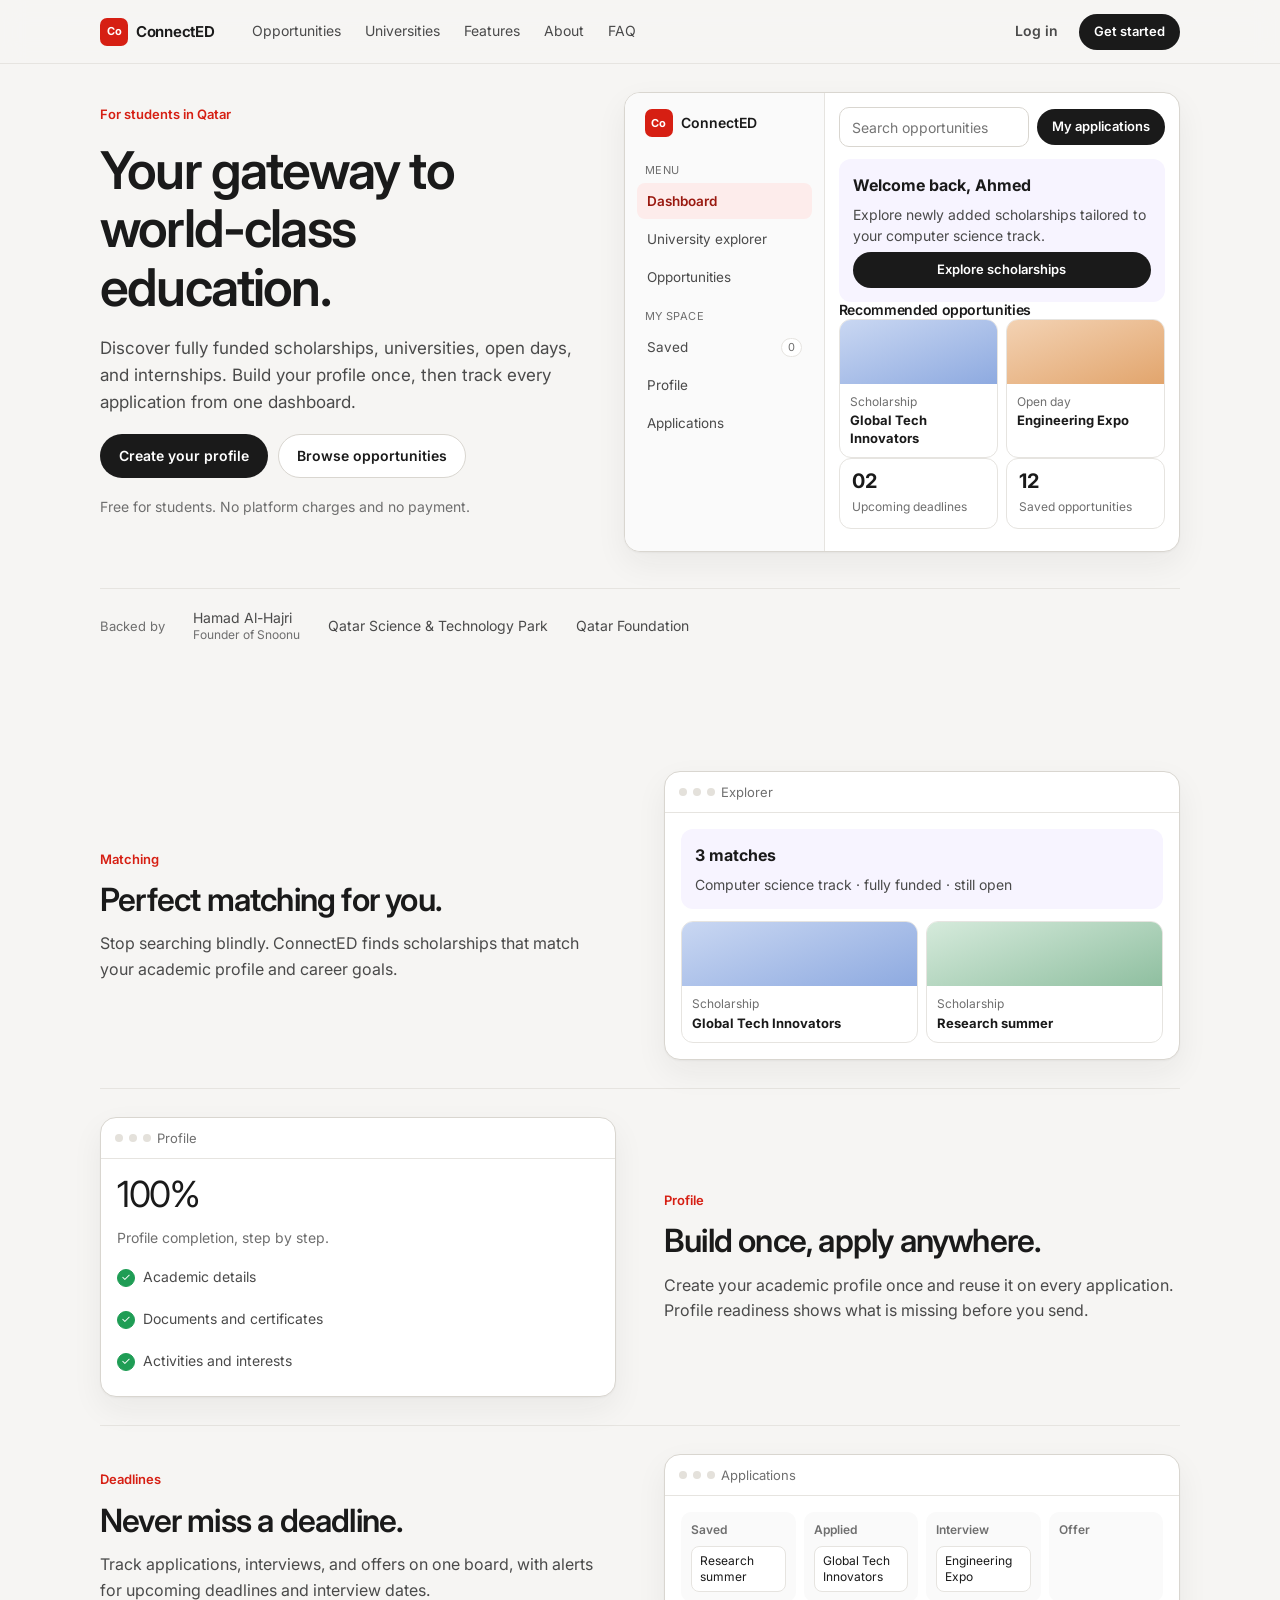
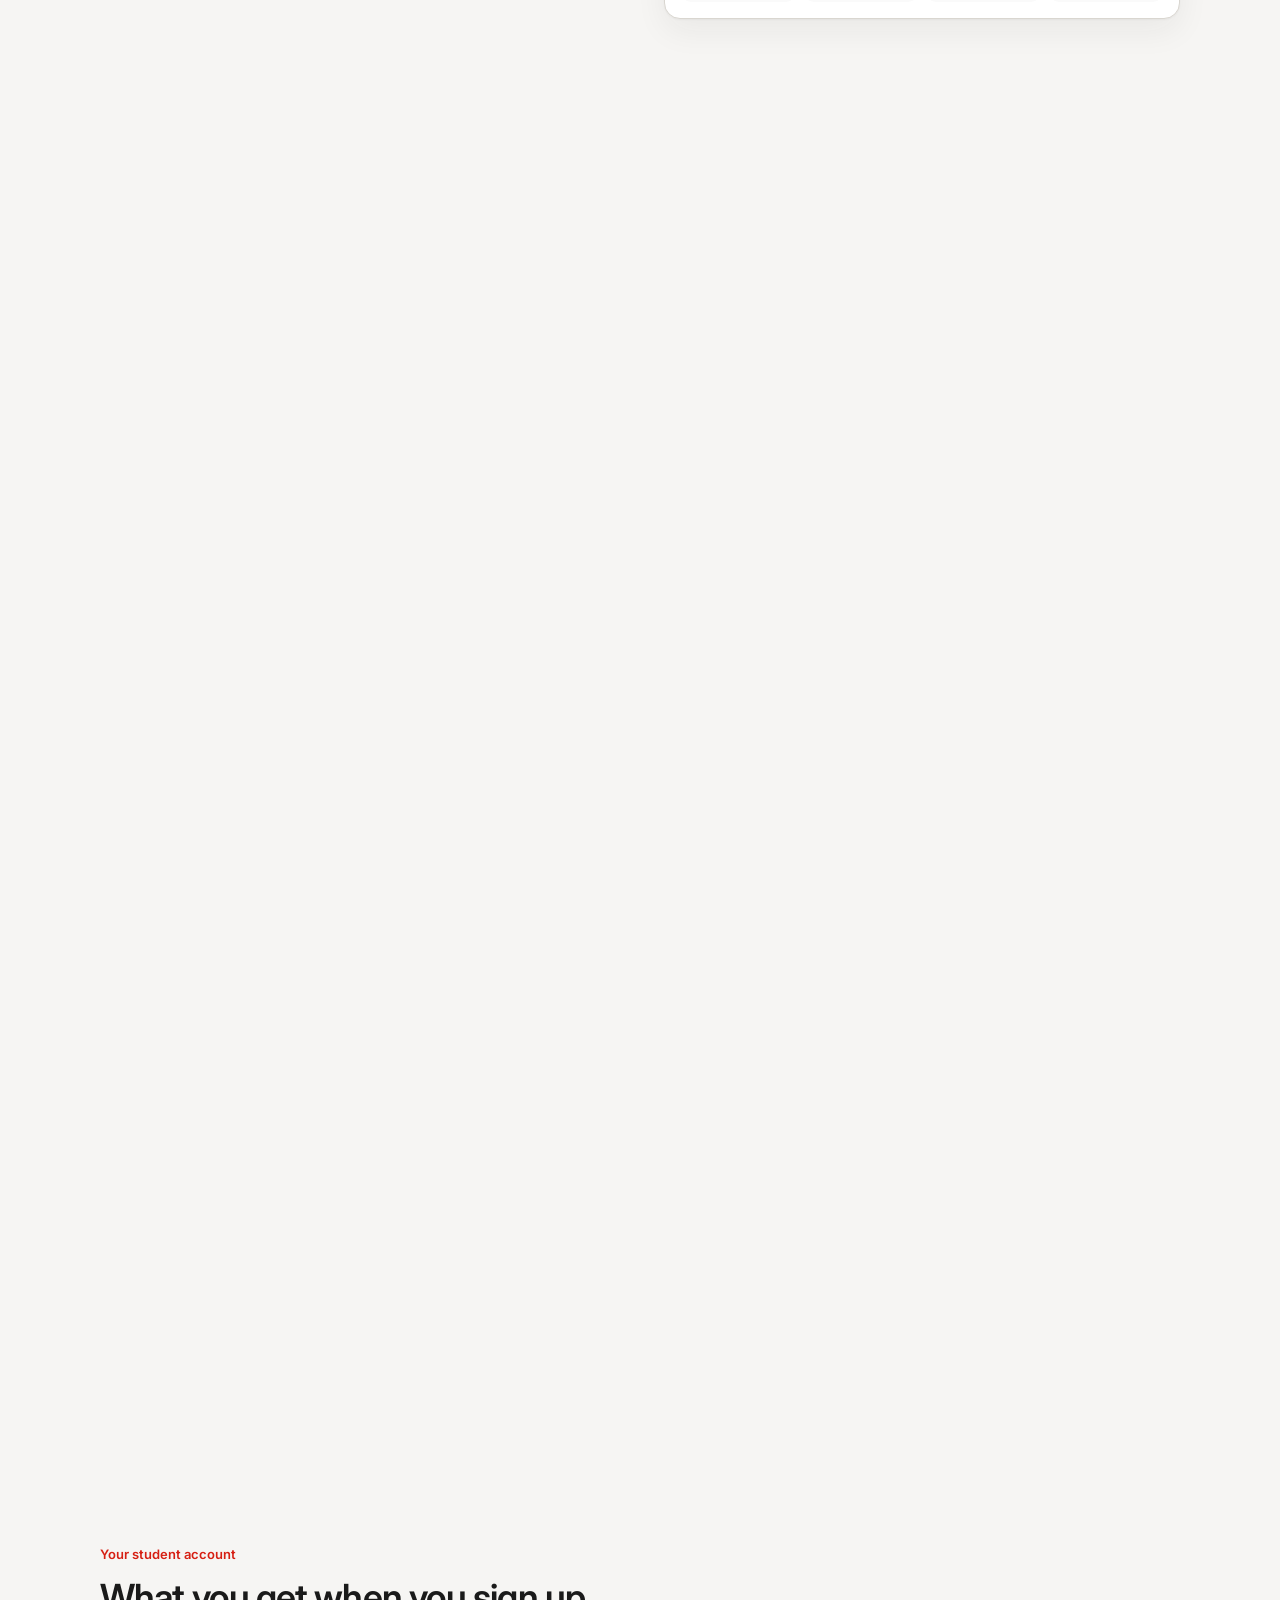
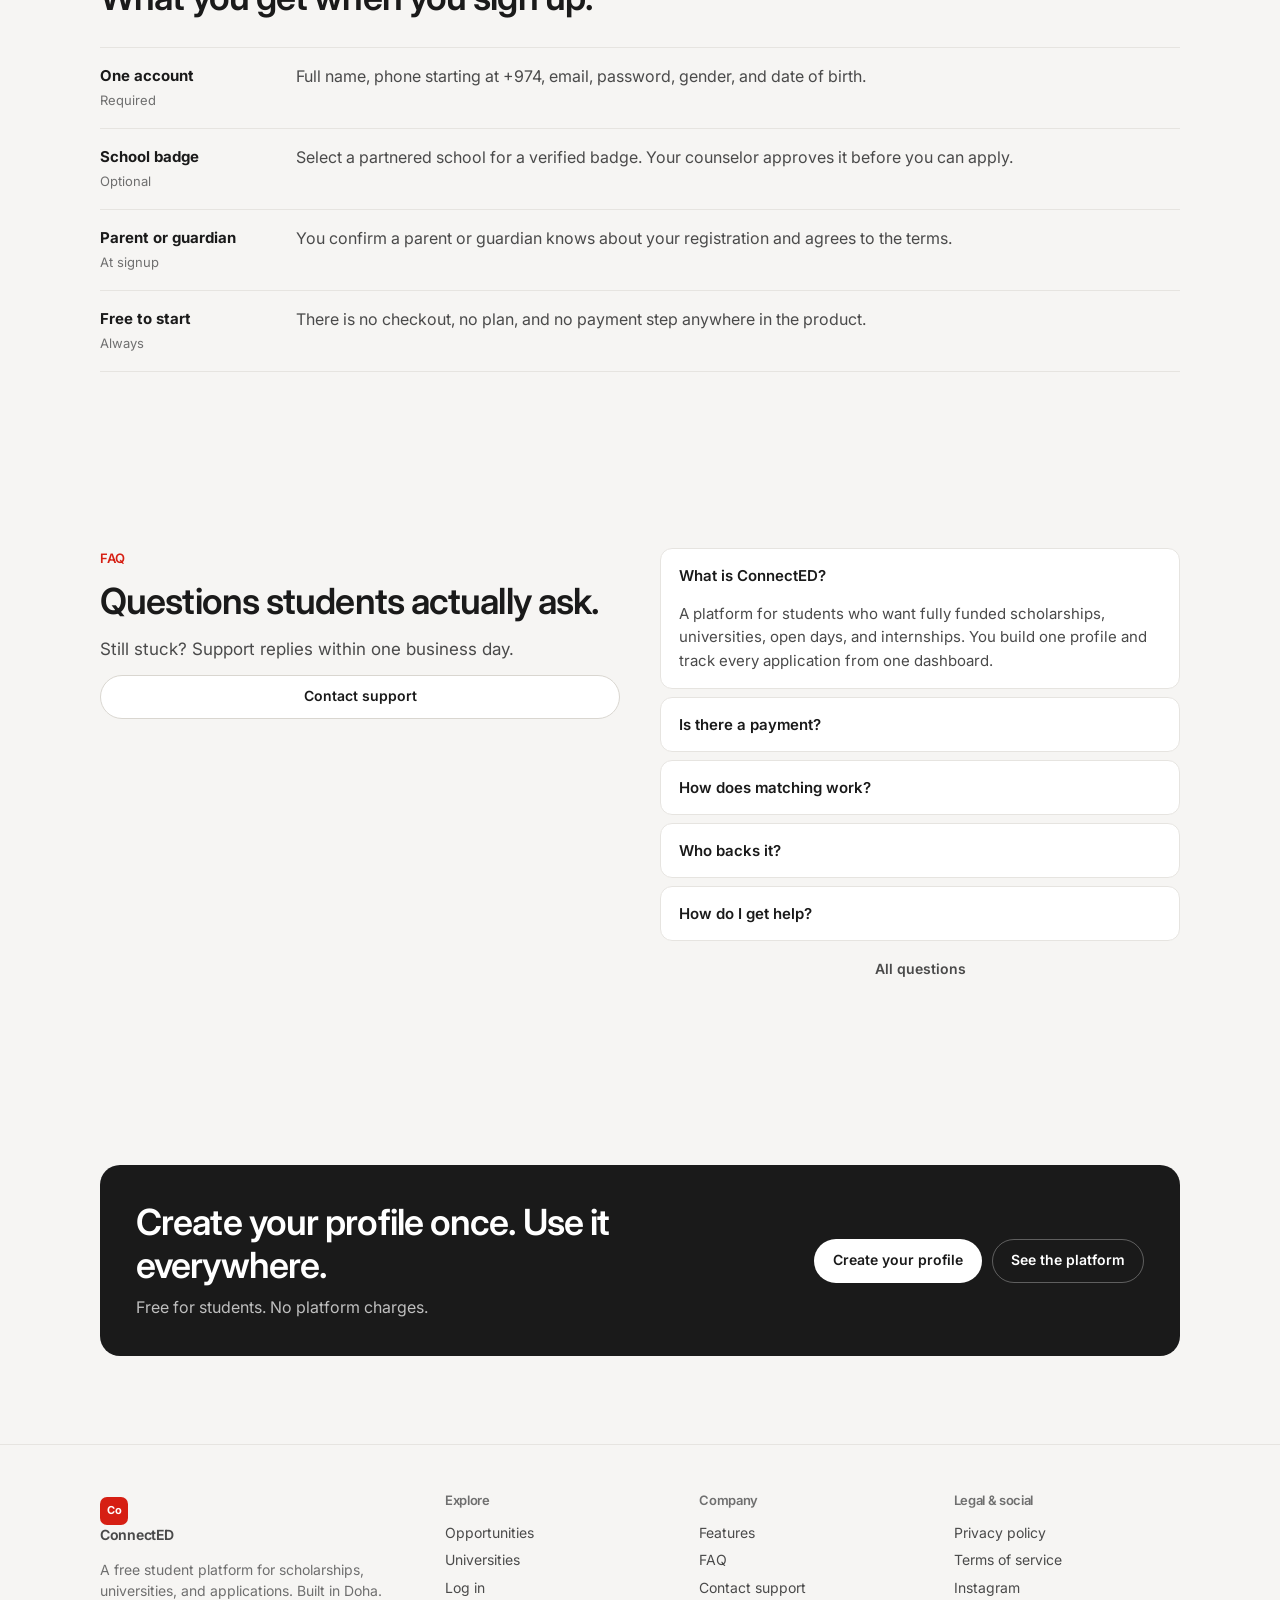
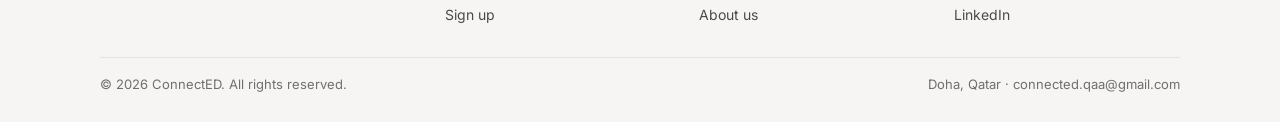
<file: index.html>
<!DOCTYPE html>
<html lang="en">
<head>
  <meta charset="UTF-8">
  <meta name="viewport" content="width=device-width, initial-scale=1">
  <title>ConnectED — your gateway to world-class education</title>
  <meta name="description" content="ConnectED helps students in Qatar discover fully funded scholarships, universities, open days, and internships. One profile, one dashboard. Free, with no platform charges.">
  <link rel="icon" href="data:image/svg+xml,%3Csvg xmlns='http://www.w3.org/2000/svg' viewBox='0 0 32 32'%3E%3Crect rx='8' width='32' height='32' fill='%23d61f13'/%3E%3Ctext x='16' y='21' text-anchor='middle' font-size='12' font-weight='700' fill='white' font-family='sans-serif'%3ECo%3C/text%3E%3C/svg%3E">
  <link rel="preconnect" href="https://fonts.googleapis.com">
  <link rel="preconnect" href="https://fonts.gstatic.com" crossorigin>
  <link href="https://fonts.googleapis.com/css2?family=Inter:wght@400;500;600;700&display=swap" rel="stylesheet">
  <link rel="stylesheet" href="css/site.css">
</head>
<body>
  <a class="skip" href="#main">Skip to content</a>
  <header class="nav">
    <div class="container">
      <a class="brand" href="index.html"><span class="brand-mark">Co</span>ConnectED</a>
      <nav class="nav-links" aria-label="Site">
        <a href="opportunities.html">Opportunities</a>
        <a href="universities.html">Universities</a>
        <a href="features.html">Features</a>
        <a href="about.html">About</a>
        <a href="faq.html">FAQ</a>
      </nav>
      <div class="nav-right">
        <a class="btn btn-ghost" href="login.html">Log in</a>
        <a class="btn btn-primary btn-sm" href="signup.html">Get started</a>
        <button class="nav-toggle" id="nav-toggle" aria-expanded="false" aria-controls="mobile-panel" aria-label="Menu"><span></span></button>
      </div>
    </div>
  </header>
  <div class="mobile-panel" id="mobile-panel">
    <a href="opportunities.html">Opportunities</a>
    <a href="universities.html">Universities</a>
    <a href="features.html">Features</a>
    <a href="about.html">About</a>
    <a href="faq.html">FAQ</a>
    <a href="support.html">Support</a>
    <a href="login.html">Log in</a>
    <a class="btn btn-primary" href="signup.html">Get started</a>
  </div>

  <main id="main">
    <section class="hero">
      <div class="container">
        <div class="hero-card">
          <div class="hero-copy">
            <span class="eyebrow">For students in Qatar</span>
            <h1 class="display">Your gateway to world-class education.</h1>
            <p class="lead">Discover fully funded scholarships, universities, open days, and internships. Build your profile once, then track every application from one dashboard.</p>
            <div class="hero-actions">
              <a class="btn btn-primary" href="signup.html">Create your profile</a>
              <a class="btn btn-secondary" href="opportunities.html">Browse opportunities</a>
            </div>
            <p class="hero-note">Free for students. No platform charges and no payment.</p>
          </div>

          <div class="hero-visual">
            <div class="app" id="app" aria-label="ConnectED dashboard preview">
              <aside class="app-side">
                <div class="app-brand"><span class="brand-mark">Co</span>ConnectED</div>
                <div class="app-label">Menu</div>
                <button type="button" data-view="dashboard" aria-pressed="true">Dashboard</button>
                <button type="button" data-view="explorer" aria-pressed="false">University explorer</button>
                <button type="button" data-view="opportunities" aria-pressed="false">Opportunities</button>
                <div class="app-label">My space</div>
                <button type="button" data-view="saved" aria-pressed="false">Saved <span class="count" data-saved-count>0</span></button>
                <button type="button" data-view="profile" aria-pressed="false">Profile</button>
                <button type="button" data-view="applications" aria-pressed="false">Applications</button>
              </aside>
              <div class="app-main">
                <div class="app-top">
                  <input class="field" id="app-search" type="search" placeholder="Search opportunities" aria-label="Search the preview">
                  <a class="btn btn-primary btn-sm" href="signup.html">My applications</a>
                </div>

                <div class="app-panel" data-panel="dashboard">
                  <div class="banner">
                    <strong>Welcome back, Ahmed</strong>
                    <p>Explore newly added scholarships tailored to your computer science track.</p>
                    <a class="btn btn-primary btn-sm" href="opportunities.html">Explore scholarships</a>
                  </div>
                  <h4>Recommended opportunities</h4>
                  <div class="rec-grid">
                    <article class="rec"><div class="rec-cover cover-a"></div><div class="rec-body"><span>Scholarship</span><strong>Global Tech Innovators</strong></div></article>
                    <article class="rec"><div class="rec-cover cover-b"></div><div class="rec-body"><span>Open day</span><strong>Engineering Expo</strong></div></article>
                  </div>
                  <div class="rail">
                    <div class="mini"><b>02</b><span>Upcoming deadlines</span></div>
                    <div class="mini"><b>12</b><span>Saved opportunities</span></div>
                  </div>
                </div>

                <div class="app-panel" data-panel="explorer" hidden>
                  <h4>Global university hub</h4>
                  <p>Discover institutions tailored to your ambitions, or explore the complete network. Filter by location, major, and interest.</p>
                  <div class="app-top">
                    <input class="field" placeholder="Location" aria-label="Location" disabled>
                    <input class="field" value="Computer science" aria-label="Major" disabled>
                  </div>
                  <div class="empty"><strong>The live network opens in your account</strong><p>This preview follows the computer science track from the homepage.</p></div>
                  <a class="btn btn-secondary btn-sm" href="universities.html">Open the university hub</a>
                </div>

                <div class="app-panel" data-panel="opportunities" hidden>
                  <h4>Active opportunities</h4>
                  <div data-opp-list></div>
                </div>

                <div class="app-panel" data-panel="saved" hidden>
                  <h4>Saved</h4>
                  <div data-saved-list></div>
                </div>

                <div class="app-panel" data-panel="profile" hidden>
                  <div class="meter" data-meter>50%</div>
                  <p>Profile completion. Academic, personal, and preference fields, step by step.</p>
                  <div class="check-list">
                    <button class="check" type="button" aria-pressed="true"><span class="dot">✓</span>Academic details</button>
                    <button class="check" type="button" aria-pressed="true"><span class="dot">✓</span>Preferences</button>
                    <button class="check" type="button" aria-pressed="false"><span class="dot">✓</span>Documents and certificates</button>
                    <button class="check" type="button" aria-pressed="false"><span class="dot">✓</span>Activities and interests</button>
                  </div>
                </div>

                <div class="app-panel" data-panel="applications" hidden>
                  <h4>One central dashboard</h4>
                  <p>Track active applications, interviews, and offers.</p>
                  <div class="kanban">
                    <div><b>Saved</b><span class="chip">Global Tech Innovators</span></div>
                    <div><b>Applied</b></div>
                    <div><b>Interview</b></div>
                    <div><b>Offer</b></div>
                  </div>
                </div>
              </div>
            </div>
          </div>
        </div>

        <div class="logo-row" aria-label="Backed by">
          <span class="label">Backed by</span>
          <span class="logo">Hamad Al-Hajri<small>Founder of Snoonu</small></span>
          <span class="logo">Qatar Science &amp; Technology Park</span>
          <span class="logo">Qatar Foundation</span>
        </div>
      </div>
    </section>

    <section class="section" id="features">
      <div class="container">
        <article class="split">
          <div class="split-copy">
            <span class="eyebrow">Matching</span>
            <h3>Perfect matching for you.</h3>
            <p>Stop searching blindly. ConnectED finds scholarships that match your academic profile and career goals.</p>
          </div>
          <div class="frame">
            <div class="frame-bar"><i></i><i></i><i></i><span>Explorer</span></div>
            <div class="frame-body">
              <div class="banner"><strong>3 matches</strong><p>Computer science track · fully funded · still open</p></div>
              <div class="rec-grid">
                <article class="rec"><div class="rec-cover cover-a"></div><div class="rec-body"><span>Scholarship</span><strong>Global Tech Innovators</strong></div></article>
                <article class="rec"><div class="rec-cover cover-c"></div><div class="rec-body"><span>Scholarship</span><strong>Research summer</strong></div></article>
              </div>
            </div>
          </div>
        </article>

        <article class="split flip">
          <div class="split-copy">
            <span class="eyebrow">Profile</span>
            <h3>Build once, apply anywhere.</h3>
            <p>Create your academic profile once and reuse it on every application. Profile readiness shows what is missing before you send.</p>
          </div>
          <div class="frame">
            <div class="frame-bar"><i></i><i></i><i></i><span>Profile</span></div>
            <div class="frame-body">
              <div class="meter">100%</div>
              <p class="muted small">Profile completion, step by step.</p>
              <div class="check-list">
                <span class="check" aria-pressed="true"><span class="dot">✓</span>Academic details</span>
                <span class="check" aria-pressed="true"><span class="dot">✓</span>Documents and certificates</span>
                <span class="check" aria-pressed="true"><span class="dot">✓</span>Activities and interests</span>
              </div>
            </div>
          </div>
        </article>

        <article class="split">
          <div class="split-copy">
            <span class="eyebrow">Deadlines</span>
            <h3>Never miss a deadline.</h3>
            <p>Track applications, interviews, and offers on one board, with alerts for upcoming deadlines and interview dates.</p>
          </div>
          <div class="frame">
            <div class="frame-bar"><i></i><i></i><i></i><span>Applications</span></div>
            <div class="frame-body">
              <div class="kanban">
                <div><b>Saved</b><span class="chip">Research summer</span></div>
                <div><b>Applied</b><span class="chip">Global Tech Innovators</span></div>
                <div><b>Interview</b><span class="chip">Engineering Expo</span></div>
                <div><b>Offer</b></div>
              </div>
            </div>
          </div>
        </article>
      </div>
    </section>

    <section class="section" id="mission">
      <div class="container">
        <div class="section-head">
          <span class="eyebrow">Our mission</span>
          <h2 class="title">Bridging the gap between talent and global opportunity.</h2>
          <p class="lead">ConnectED was built in Doha to make a stressful application process into a guided path: find what fits, apply with one profile, and track every outcome.</p>
        </div>
        <div class="grid grid-4 mt">
          <div class="card stat"><div class="num">4</div><span class="num-label">Simple steps</span><p>Onboarding built around your preferences.</p></div>
          <div class="card stat"><div class="num">100%</div><span class="num-label">Completely free</span><p>No platform charges and no payment step.</p></div>
          <div class="card stat"><div class="num">24/7</div><span class="num-label">Access</span><p>Your dashboard and profile are there whenever you work.</p></div>
          <div class="card stat"><div class="num">100%</div><span class="num-label">Clear</span><p>Academic, personal, and preference fields, step by step.</p></div>
        </div>
      </div>
    </section>

    <section class="section" id="workflow">
      <div class="container">
        <div class="section-head">
          <span class="eyebrow">Guided setup</span>
          <h2 class="title">Four steps from search to acceptance.</h2>
        </div>
        <div class="steps mt">
          <div class="step-list" role="tablist" aria-label="Workflow steps">
            <button class="step" type="button" role="tab" data-step="0" aria-pressed="true"><span class="n">1</span><span><strong>Create your profile</strong><span>Academic details, preferences, documents, certificates, activities, and interests.</span></span></button>
            <button class="step" type="button" role="tab" data-step="1" aria-pressed="false"><span class="n">2</span><span><strong>Find high-fit options</strong><span>Search, filter, save, and compare universities and opportunities.</span></span></button>
            <button class="step" type="button" role="tab" data-step="2" aria-pressed="false"><span class="n">3</span><span><strong>Apply with context</strong><span>Profile checks and organized materials before you submit.</span></span></button>
            <button class="step" type="button" role="tab" data-step="3" aria-pressed="false"><span class="n">4</span><span><strong>Track every outcome</strong><span>Deadlines, interviews, decisions, and offers in one dashboard.</span></span></button>
          </div>
          <div class="card step-detail" id="step-detail" role="tabpanel">
            <span class="eyebrow" id="step-kicker">Step 1</span>
            <h3 id="step-title">Create your profile</h3>
            <p id="step-text">Add everything once. The same profile powers discovery, matching, and every application you submit.</p>
            <ul id="step-list"></ul>
          </div>
        </div>
        <p class="mt-s"><a class="btn btn-secondary" href="features.html">See the full system</a></p>
      </div>
    </section>

    <section class="section" id="account">
      <div class="container">
        <div class="section-head">
          <span class="eyebrow">Your student account</span>
          <h2 class="title">What you get when you sign up.</h2>
        </div>
        <div class="account mt">
          <article><div><strong>One account</strong><em>Required</em></div><p>Full name, phone starting at +974, email, password, gender, and date of birth.</p></article>
          <article><div><strong>School badge</strong><em>Optional</em></div><p>Select a partnered school for a verified badge. Your counselor approves it before you can apply.</p></article>
          <article><div><strong>Parent or guardian</strong><em>At signup</em></div><p>You confirm a parent or guardian knows about your registration and agrees to the terms.</p></article>
          <article><div><strong>Free to start</strong><em>Always</em></div><p>There is no checkout, no plan, and no payment step anywhere in the product.</p></article>
        </div>
      </div>
    </section>

    <section class="section" id="faq">
      <div class="container">
        <div class="grid grid-2" style="gap:40px; align-items:start">
          <div class="section-head">
            <span class="eyebrow">FAQ</span>
            <h2 class="title">Questions students actually ask.</h2>
            <p class="lead">Still stuck? Support replies within one business day.</p>
            <a class="btn btn-secondary" href="support.html">Contact support</a>
          </div>
          <div class="faq">
            <div class="faq-item open"><button type="button" aria-expanded="true">What is ConnectED?</button><p class="faq-a">A platform for students who want fully funded scholarships, universities, open days, and internships. You build one profile and track every application from one dashboard.</p></div>
            <div class="faq-item"><button type="button" aria-expanded="false">Is there a payment?</button><p class="faq-a">No. There is no checkout and no paid plan. You create a profile and use the dashboard without platform charges.</p></div>
            <div class="faq-item"><button type="button" aria-expanded="false">How does matching work?</button><p class="faq-a">You add academic details, preferences, activities, and interests. ConnectED uses that profile to surface scholarships and programs that fit.</p></div>
            <div class="faq-item"><button type="button" aria-expanded="false">Who backs it?</button><p class="faq-a">Hamad Al-Hajri, founder of Snoonu, Qatar Science and Technology Park, and Qatar Foundation.</p></div>
            <div class="faq-item"><button type="button" aria-expanded="false">How do I get help?</button><p class="faq-a">Email connected.qaa@gmail.com. Support typically replies within one business day.</p></div>
            <a class="btn btn-ghost" href="faq.html">All questions</a>
          </div>
        </div>
      </div>
    </section>

    <section class="section" id="cta">
      <div class="container">
        <div class="cta">
          <div>
            <h2 class="title">Create your profile once. Use it everywhere.</h2>
            <p>Free for students. No platform charges.</p>
          </div>
          <div class="cta-actions">
            <a class="btn btn-primary" href="signup.html">Create your profile</a>
            <a class="btn btn-secondary" href="features.html">See the platform</a>
          </div>
        </div>
      </div>
    </section>
  </main>

  <footer class="footer">
    <div class="container">
      <div class="footer-grid">
        <div>
          <a class="brand" href="index.html"><span class="brand-mark">Co</span>ConnectED</a>
          <p class="tag">A free student platform for scholarships, universities, and applications. Built in Doha.</p>
        </div>
        <div>
          <h4>Explore</h4>
          <a href="opportunities.html">Opportunities</a>
          <a href="universities.html">Universities</a>
          <a href="login.html">Log in</a>
          <a href="signup.html">Sign up</a>
        </div>
        <div>
          <h4>Company</h4>
          <a href="features.html">Features</a>
          <a href="faq.html">FAQ</a>
          <a href="support.html">Contact support</a>
          <a href="about.html">About us</a>
        </div>
        <div>
          <h4>Legal &amp; social</h4>
          <a href="privacy.html">Privacy policy</a>
          <a href="terms.html">Terms of service</a>
          <a href="https://www.instagram.com/connectedqa/">Instagram</a>
          <a href="https://www.linkedin.com/company/connectedqa">LinkedIn</a>
        </div>
      </div>
      <div class="footer-bottom"><span>© 2026 ConnectED. All rights reserved.</span><span>Doha, Qatar · connected.qaa@gmail.com</span></div>
    </div>
  </footer>
  <script src="js/site.js"></script>
</body>
</html>
</file>
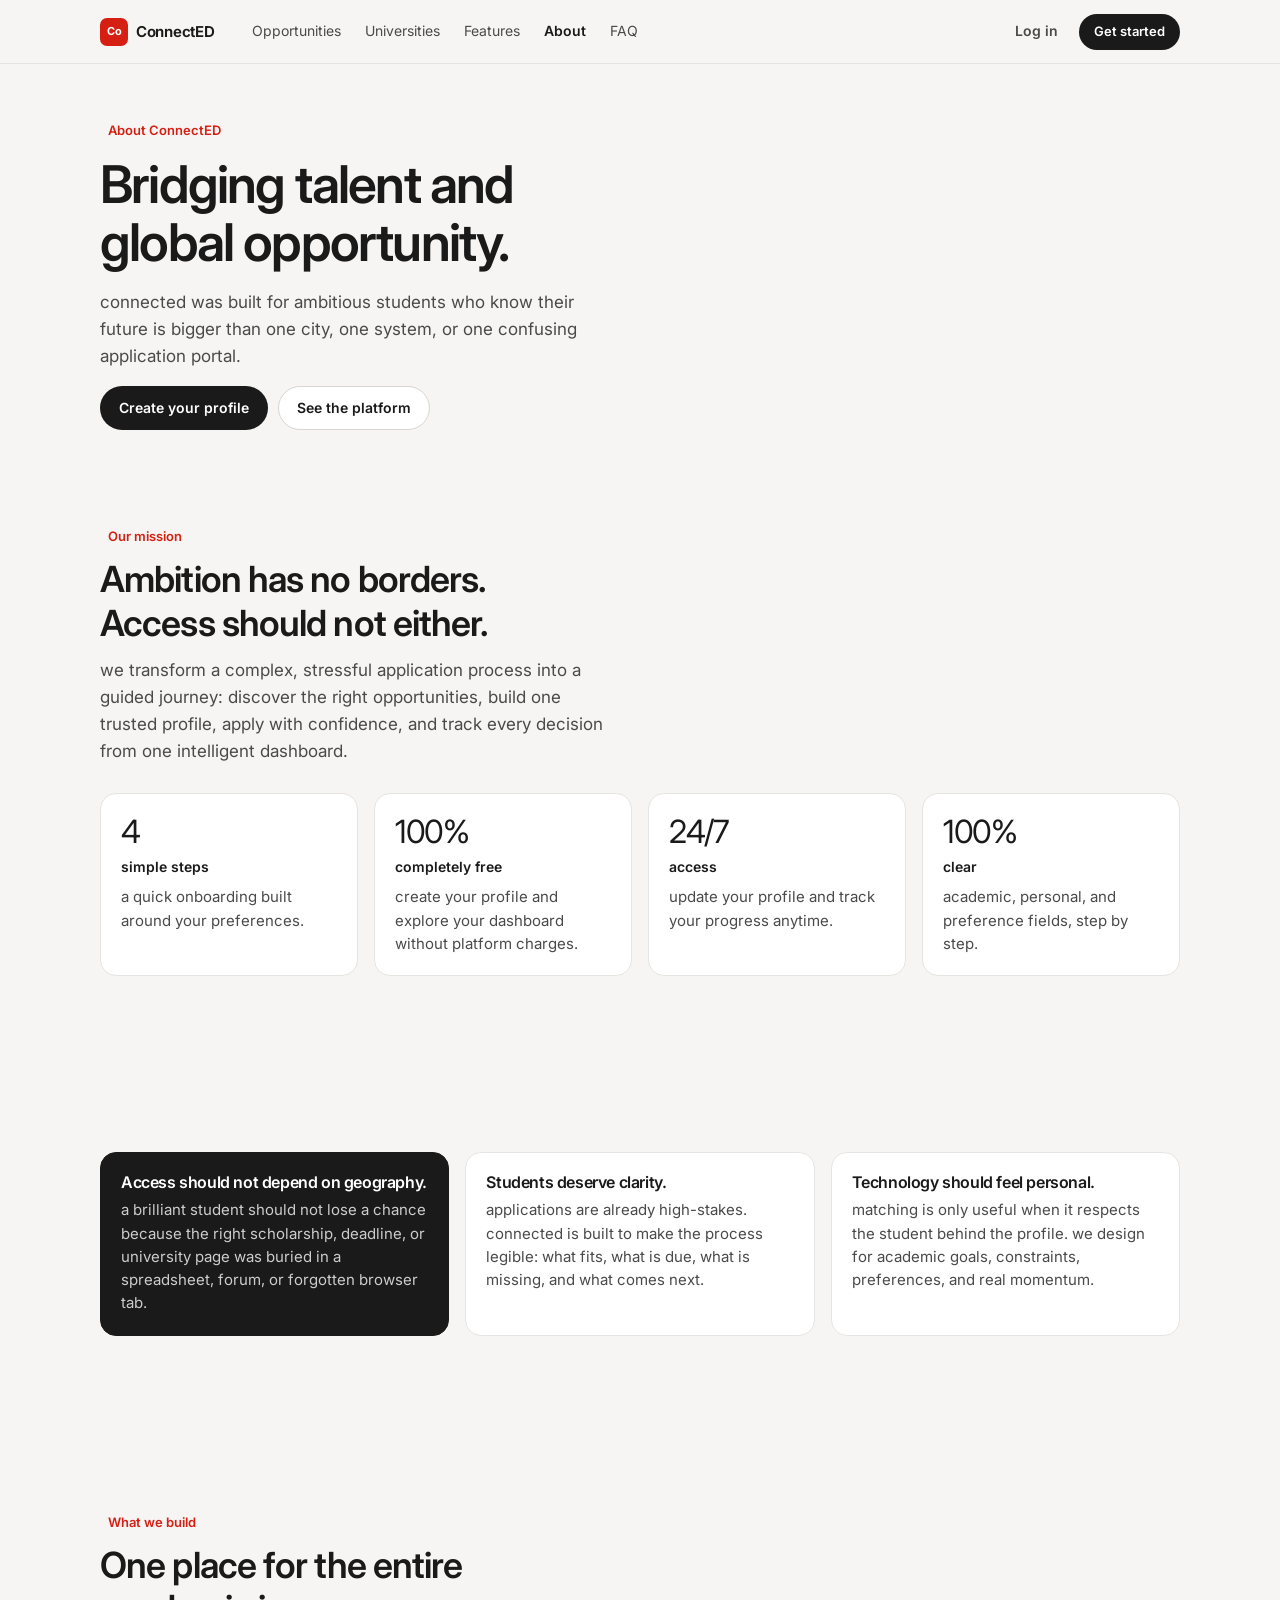
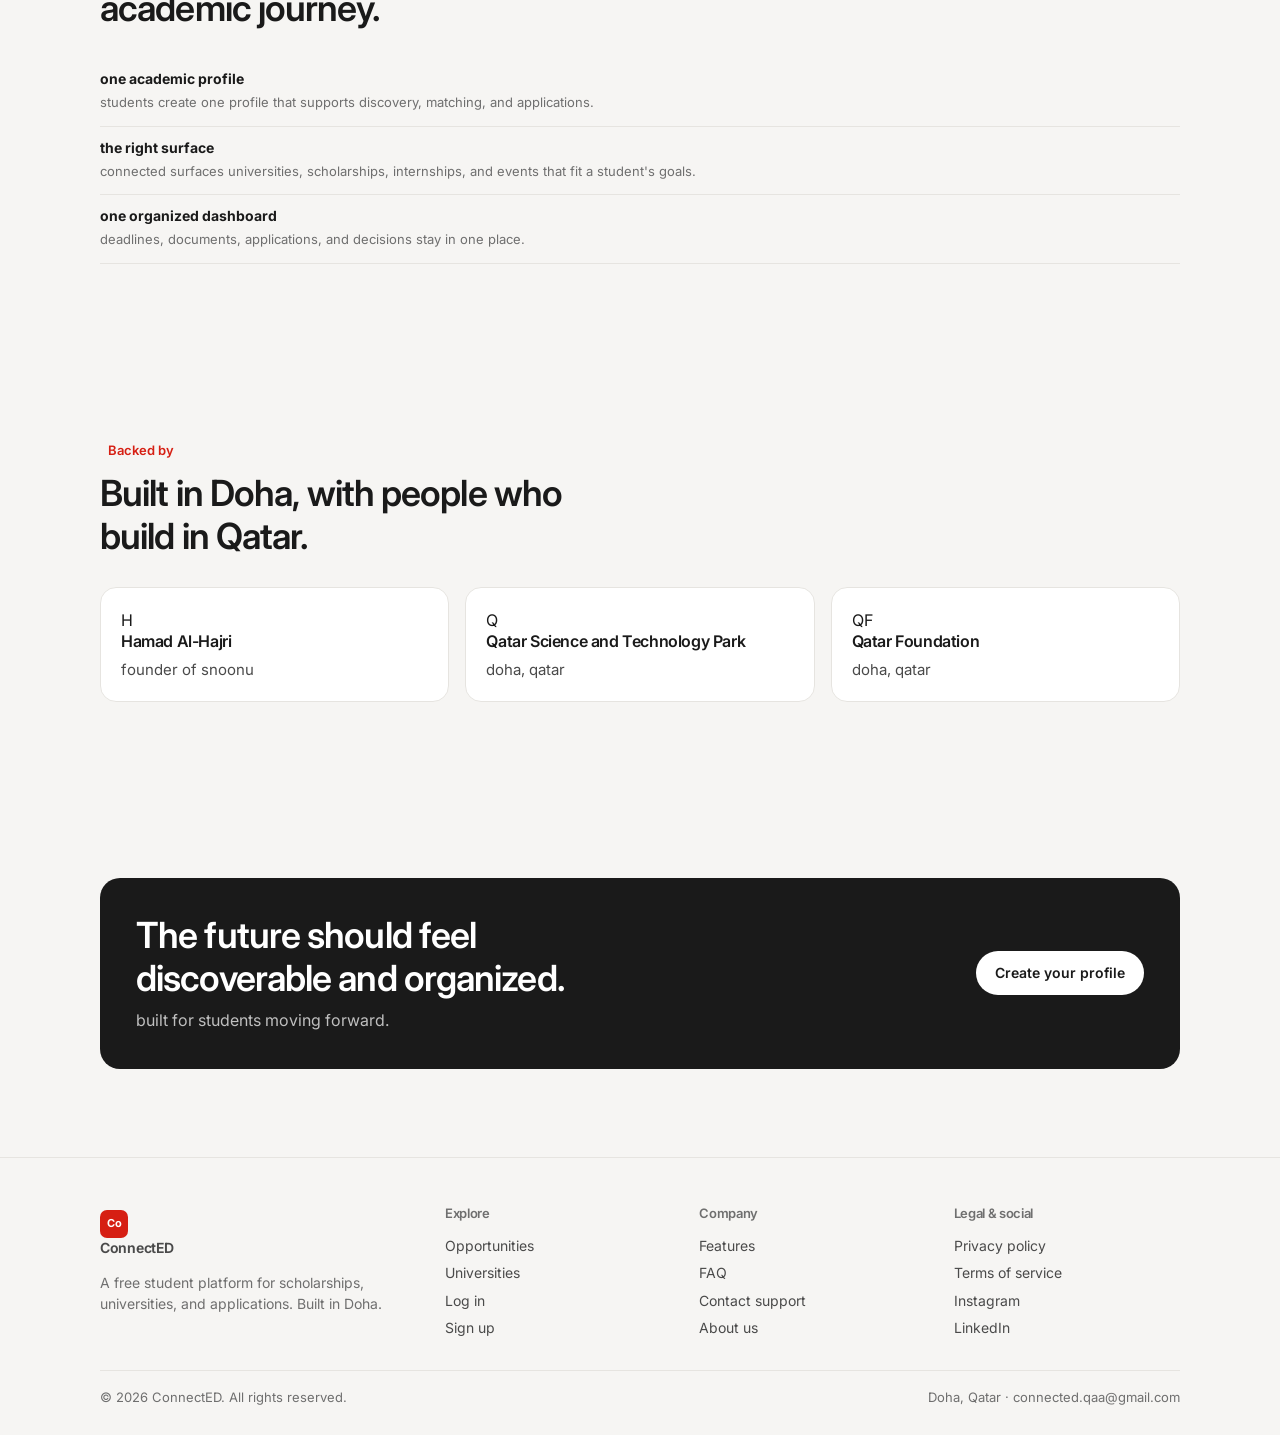
<file: about.html>
<!DOCTYPE html>
<html lang="en">
<head>
  <meta charset="UTF-8">
  <meta name="viewport" content="width=device-width, initial-scale=1">
  <title>about — connected</title>
  <meta name="description" content="ConnectED bridges talent and global opportunity for ambitious students. Built in Doha. Free to start.">
  <link rel="icon" href="data:image/svg+xml,%3Csvg xmlns='http://www.w3.org/2000/svg' viewBox='0 0 32 32'%3E%3Crect rx='8' width='32' height='32' fill='%23d61f13'/%3E%3C/svg%3E">
  <link rel="preconnect" href="https://fonts.googleapis.com">
  <link href="https://fonts.googleapis.com/css2?family=Inter:wght@400;500;600;700&display=swap" rel="stylesheet">
  <link rel="stylesheet" href="css/site.css">
</head>
<body>
  <a class="skip" href="#main">Skip to content</a>
  <header class="nav">
    <div class="container">
      <a class="brand" href="index.html"><span class="brand-mark">Co</span>ConnectED</a>
      <nav class="nav-links" aria-label="Site">
        <a href="opportunities.html">Opportunities</a>
        <a href="universities.html">Universities</a>
        <a href="features.html">Features</a>
        <a href="about.html" aria-current="page">About</a>
        <a href="faq.html">FAQ</a>
      </nav>
      <div class="nav-right">
        <a class="btn btn-ghost" href="login.html">Log in</a>
        <a class="btn btn-primary btn-sm" href="signup.html">Get started</a>
        <button class="nav-toggle" id="nav-toggle" aria-expanded="false" aria-controls="mobile-panel" aria-label="Menu"><span></span></button>
      </div>
    </div>
  </header>
  <div class="mobile-panel" id="mobile-panel">
    <a href="opportunities.html">Opportunities</a><a href="universities.html">Universities</a><a href="features.html">Features</a><a href="about.html">About</a><a href="faq.html">FAQ</a><a href="support.html">Support</a><a href="login.html">Log in</a>
    <a class="btn btn-primary" href="signup.html">Get started</a>
  </div>

  <main id="main">
    <section class="container">
      <div class="page-hero">
        <span class="eyebrow"><i></i>About ConnectED</span>
        <h1 class="display">Bridging talent and global opportunity.</h1>
        <p class="lead">connected was built for ambitious students who know their future is bigger than one city, one system, or one confusing application portal.</p>
        <div class="cta-actions"><a class="btn btn-primary" href="signup.html">Create your profile</a><a class="btn btn-secondary" href="features.html">See the platform</a></div>
      </div>
    </section>

    <section class="section">
      <div class="container">
        <div class="section-head">
          <span class="eyebrow"><i></i>Our mission</span>
          <h2 class="title">Ambition has no borders. Access should not either.</h2>
          <p class="lead">we transform a complex, stressful application process into a guided journey: discover the right opportunities, build one trusted profile, apply with confidence, and track every decision from one intelligent dashboard.</p>
        </div>
        <div class="grid grid-4 mt">
          <div class="card stat"><div class="num">4</div><span class="num-label">simple steps</span><p>a quick onboarding built around your preferences.</p></div>
          <div class="card stat"><div class="num">100%</div><span class="num-label">completely free</span><p>create your profile and explore your dashboard without platform charges.</p></div>
          <div class="card stat"><div class="num">24/7</div><span class="num-label">access</span><p>update your profile and track your progress anytime.</p></div>
          <div class="card stat"><div class="num">100%</div><span class="num-label">clear</span><p>academic, personal, and preference fields, step by step.</p></div>
        </div>
      </div>
    </section>

    <section class="section">
      <div class="container">
        <div class="grid grid-3">
          <div class="card dark"><h3>Access should not depend on geography.</h3><p>a brilliant student should not lose a chance because the right scholarship, deadline, or university page was buried in a spreadsheet, forum, or forgotten browser tab.</p></div>
          <div class="card"><h3>Students deserve clarity.</h3><p>applications are already high-stakes. connected is built to make the process legible: what fits, what is due, what is missing, and what comes next.</p></div>
          <div class="card"><h3>Technology should feel personal.</h3><p>matching is only useful when it respects the student behind the profile. we design for academic goals, constraints, preferences, and real momentum.</p></div>
        </div>
      </div>
    </section>

    <section class="section">
      <div class="container">
        <div class="section-head">
          <span class="eyebrow"><i></i>What we build</span>
          <h2 class="title">One place for the entire academic journey.</h2>
        </div>
        <div class="list mt">
          <div class="row-item"><div><strong>one academic profile</strong><span>students create one profile that supports discovery, matching, and applications.</span></div></div>
          <div class="row-item"><div><strong>the right surface</strong><span>connected surfaces universities, scholarships, internships, and events that fit a student's goals.</span></div></div>
          <div class="row-item"><div><strong>one organized dashboard</strong><span>deadlines, documents, applications, and decisions stay in one place.</span></div></div>
        </div>
      </div>
    </section>

    <section class="section">
      <div class="container">
        <div class="section-head">
          <span class="eyebrow"><i></i>Backed by</span>
          <h2 class="title">Built in Doha, with people who build in Qatar.</h2>
        </div>
        <div class="grid grid-3 mt">
          <div class="card"><div class="icon">H</div><h3>Hamad Al-Hajri</h3><p>founder of snoonu</p></div>
          <div class="card"><div class="icon">Q</div><h3>Qatar Science and Technology Park</h3><p>doha, qatar</p></div>
          <div class="card"><div class="icon">QF</div><h3>Qatar Foundation</h3><p>doha, qatar</p></div>
        </div>
      </div>
    </section>

    <section class="section">
      <div class="container">
        <div class="cta">
          <div><h2 class="title">The future should feel discoverable and organized.</h2><p>built for students moving forward.</p></div>
          <div class="cta-actions"><a class="btn btn-primary" href="signup.html">Create your profile</a></div>
        </div>
      </div>
    </section>
  </main>

  <footer class="footer">
    <div class="container">
      <div class="footer-grid">
        <div><a class="brand" href="index.html"><span class="brand-mark">Co</span>ConnectED</a><p class="tag">A free student platform for scholarships, universities, and applications. Built in Doha.</p></div>
        <div><h4>Explore</h4><a href="opportunities.html">Opportunities</a><a href="universities.html">Universities</a><a href="login.html">Log in</a><a href="signup.html">Sign up</a></div>
        <div><h4>Company</h4><a href="features.html">Features</a><a href="faq.html">FAQ</a><a href="support.html">Contact support</a><a href="about.html">About us</a></div>
        <div><h4>Legal &amp; social</h4><a href="privacy.html">Privacy policy</a><a href="terms.html">Terms of service</a><a href="https://www.instagram.com/connectedqa/">Instagram</a><a href="https://www.linkedin.com/company/connectedqa">LinkedIn</a></div>
      </div>
      <div class="footer-bottom"><span>© 2026 ConnectED. All rights reserved.</span><span>Doha, Qatar · connected.qaa@gmail.com</span></div>
    </div>
  </footer>
  <script src="js/site.js"></script>
</body>
</html>
</file>
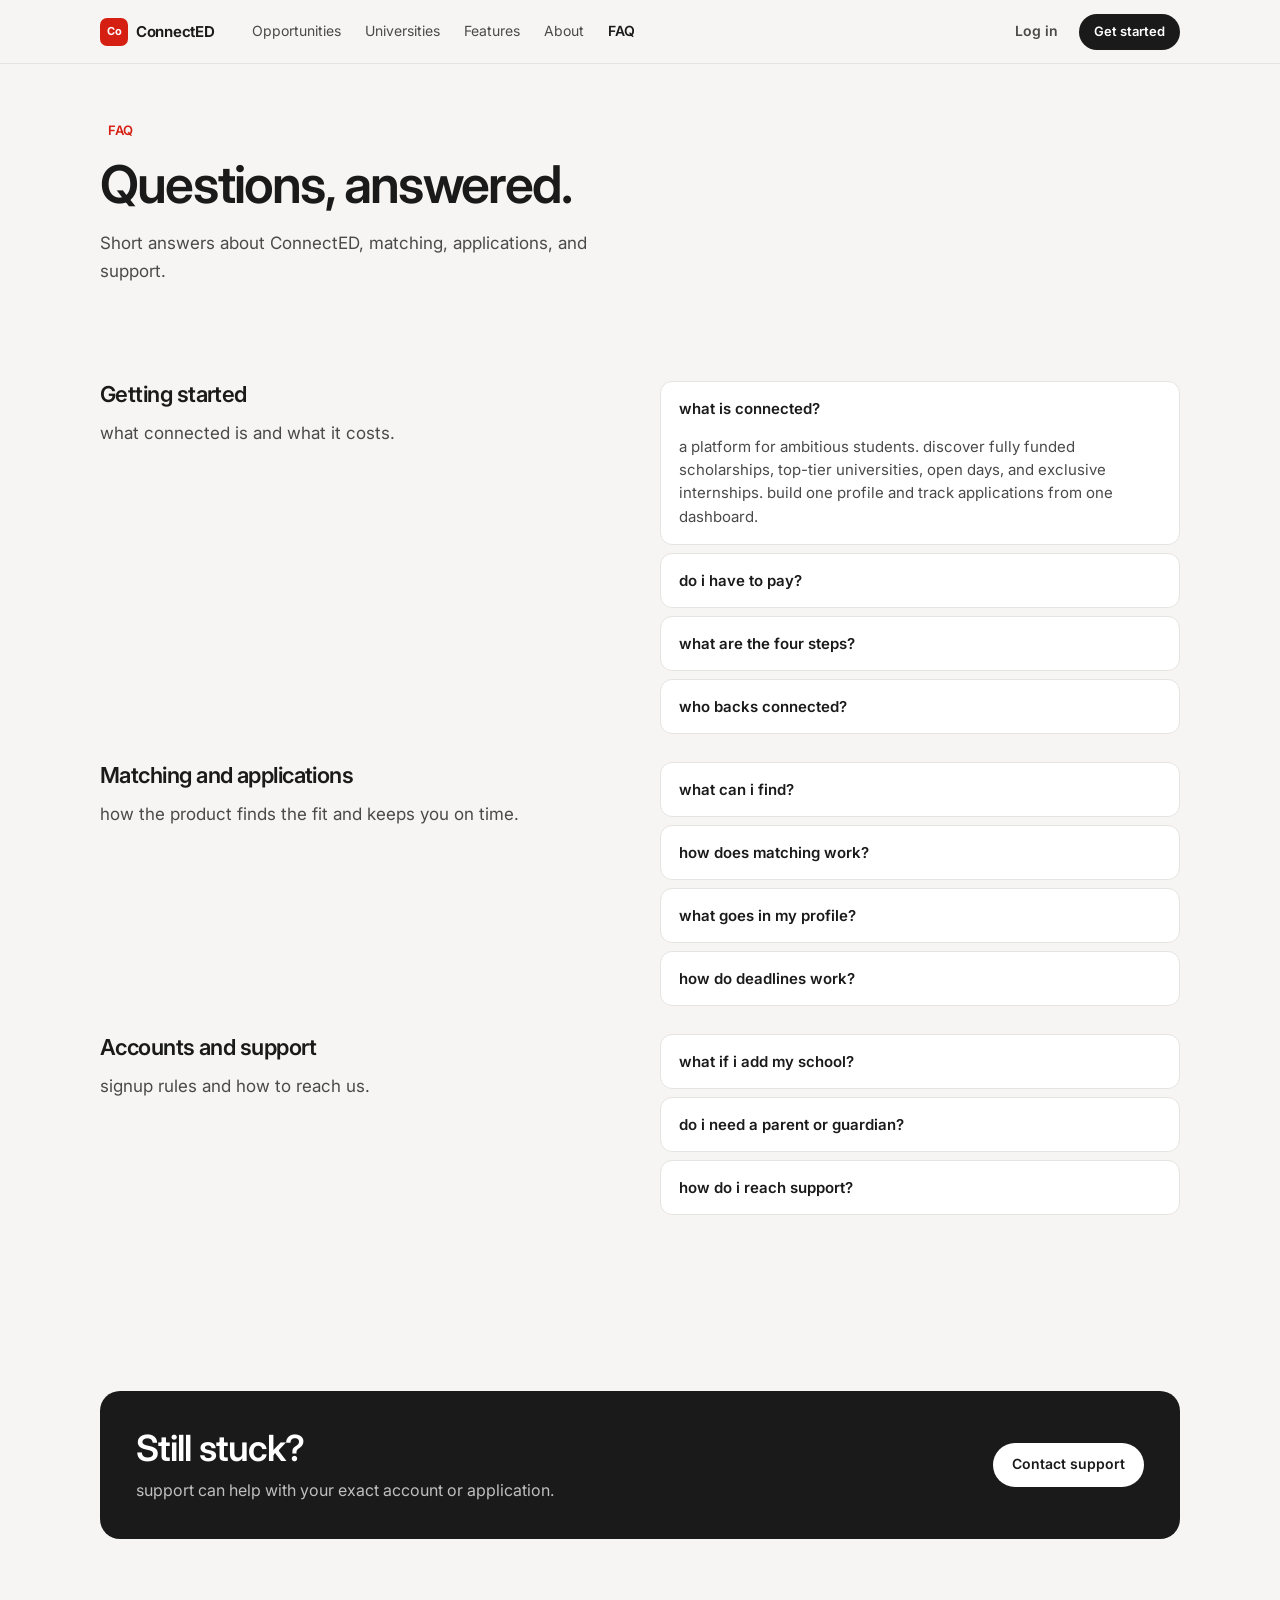
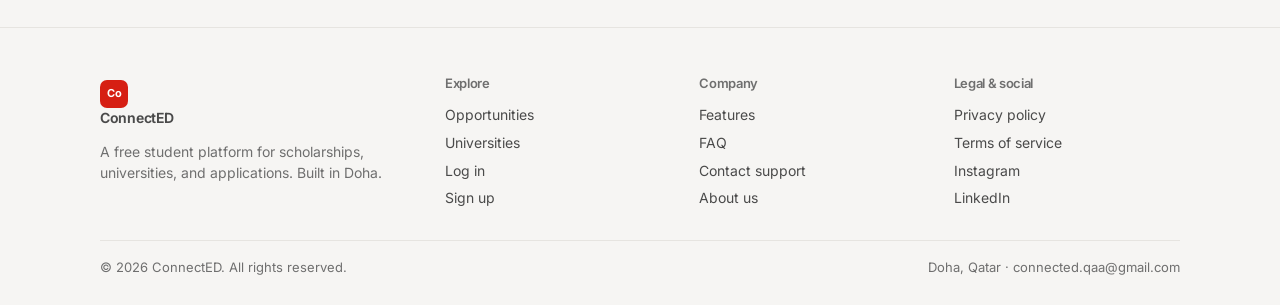
<file: faq.html>
<!DOCTYPE html>
<html lang="en">
<head>
  <meta charset="UTF-8">
  <meta name="viewport" content="width=device-width, initial-scale=1">
  <title>faq — connected</title>
  <meta name="description" content="Answers about ConnectED matching, accounts, schools, support, and why the platform is free.">
  <link rel="icon" href="data:image/svg+xml,%3Csvg xmlns='http://www.w3.org/2000/svg' viewBox='0 0 32 32'%3E%3Crect rx='8' width='32' height='32' fill='%23d61f13'/%3E%3C/svg%3E">
  <link rel="preconnect" href="https://fonts.googleapis.com">
  <link href="https://fonts.googleapis.com/css2?family=Inter:wght@400;500;600;700&display=swap" rel="stylesheet">
  <link rel="stylesheet" href="css/site.css">
</head>
<body>
  <a class="skip" href="#main">Skip to content</a>
  <header class="nav">
    <div class="container">
      <a class="brand" href="index.html"><span class="brand-mark">Co</span>ConnectED</a>
      <nav class="nav-links" aria-label="Site">
        <a href="opportunities.html">Opportunities</a>
        <a href="universities.html">Universities</a>
        <a href="features.html">Features</a>
        <a href="about.html">About</a>
        <a href="faq.html" aria-current="page">FAQ</a>
      </nav>
      <div class="nav-right">
        <a class="btn btn-ghost" href="login.html">Log in</a>
        <a class="btn btn-primary btn-sm" href="signup.html">Get started</a>
        <button class="nav-toggle" id="nav-toggle" aria-expanded="false" aria-controls="mobile-panel" aria-label="Menu"><span></span></button>
      </div>
    </div>
  </header>
  <div class="mobile-panel" id="mobile-panel">
    <a href="opportunities.html">Opportunities</a><a href="universities.html">Universities</a><a href="features.html">Features</a><a href="about.html">About</a><a href="faq.html">FAQ</a><a href="support.html">Support</a><a href="login.html">Log in</a>
    <a class="btn btn-primary" href="signup.html">Get started</a>
  </div>

  <main id="main">
    <section class="container">
      <div class="page-hero">
        <span class="eyebrow"><i></i>FAQ</span>
        <h1 class="display">Questions, answered.</h1>
        <p class="lead">Short answers about ConnectED, matching, applications, and support.</p>
      </div>
    </section>

    <section class="section">
      <div class="container">
        <div class="grid grid-2" style="gap:40px; align-items:start">
          <div class="section-head">
            <h2 class="title-s">Getting started</h2>
            <p class="lead">what connected is and what it costs.</p>
          </div>
          <div class="faq">
            <div class="faq-item open"><button type="button" aria-expanded="true">what is connected?</button><p class="faq-a">a platform for ambitious students. discover fully funded scholarships, top-tier universities, open days, and exclusive internships. build one profile and track applications from one dashboard.</p></div>
            <div class="faq-item"><button type="button" aria-expanded="false">do i have to pay?</button><p class="faq-a">no. there is no payment, no checkout, and no paid plan. connected is free to start. you can create a profile and explore the dashboard without platform charges.</p></div>
            <div class="faq-item"><button type="button" aria-expanded="false">what are the four steps?</button><p class="faq-a">create your profile, find high-fit options, apply with context, and track every outcome. guided setup walks you through them.</p></div>
            <div class="faq-item"><button type="button" aria-expanded="false">who backs connected?</button><p class="faq-a">Hamad Al-Hajri, founder of snoonu, Qatar Science and Technology Park, and Qatar Foundation. the company is based in doha.</p></div>
          </div>
        </div>

        <div class="grid grid-2 mt" style="gap:40px; align-items:start">
          <div class="section-head">
            <h2 class="title-s">Matching and applications</h2>
            <p class="lead">how the product finds the fit and keeps you on time.</p>
          </div>
          <div class="faq">
            <div class="faq-item"><button type="button" aria-expanded="false">what can i find?</button><p class="faq-a">scholarships, open days, and internships in the catalogue, plus universities in the Global university hub. search, filter, save, like, and compare.</p></div>
            <div class="faq-item"><button type="button" aria-expanded="false">how does matching work?</button><p class="faq-a">you complete academic details, preferences, activities, and interests. connected uses that profile to surface scholarships and programs that fit your goals.</p></div>
            <div class="faq-item"><button type="button" aria-expanded="false">what goes in my profile?</button><p class="faq-a">academic, personal, and preference fields, plus documents, certificates, activities, and interests. Profile readiness shows what is missing before you submit, and you reuse the same profile on every application.</p></div>
            <div class="faq-item"><button type="button" aria-expanded="false">how do deadlines work?</button><p class="faq-a">the dashboard keeps application statuses, interviews, decisions, and offers together on a kanban board, with alerts for upcoming deadlines and interview dates.</p></div>
          </div>
        </div>

        <div class="grid grid-2 mt" style="gap:40px; align-items:start">
          <div class="section-head">
            <h2 class="title-s">Accounts and support</h2>
            <p class="lead">signup rules and how to reach us.</p>
          </div>
          <div class="faq">
            <div class="faq-item"><button type="button" aria-expanded="false">what if i add my school?</button><p class="faq-a">school is optional. selecting a partnered school gives you a verified badge, and your school counselor approves it before you can apply to opportunities.</p></div>
            <div class="faq-item"><button type="button" aria-expanded="false">do i need a parent or guardian?</button><p class="faq-a">signup asks you to confirm that a parent or guardian is aware of your registration and agrees to the terms of service.</p></div>
            <div class="faq-item"><button type="button" aria-expanded="false">how do i reach support?</button><p class="faq-a">email connected.qaa@gmail.com, or use instagram and linkedin. replies usually come within one business day. for urgent account issues, include the email you sign in with.</p></div>
          </div>
        </div>
      </div>
    </section>

    <section class="section">
      <div class="container">
        <div class="cta">
          <div><h2 class="title">Still stuck?</h2><p>support can help with your exact account or application.</p></div>
          <div class="cta-actions"><a class="btn btn-primary" href="support.html">Contact support</a></div>
        </div>
      </div>
    </section>
  </main>

  <footer class="footer">
    <div class="container">
      <div class="footer-grid">
        <div><a class="brand" href="index.html"><span class="brand-mark">Co</span>ConnectED</a><p class="tag">A free student platform for scholarships, universities, and applications. Built in Doha.</p></div>
        <div><h4>Explore</h4><a href="opportunities.html">Opportunities</a><a href="universities.html">Universities</a><a href="login.html">Log in</a><a href="signup.html">Sign up</a></div>
        <div><h4>Company</h4><a href="features.html">Features</a><a href="faq.html">FAQ</a><a href="support.html">Contact support</a><a href="about.html">About us</a></div>
        <div><h4>Legal &amp; social</h4><a href="privacy.html">Privacy policy</a><a href="terms.html">Terms of service</a><a href="https://www.instagram.com/connectedqa/">Instagram</a><a href="https://www.linkedin.com/company/connectedqa">LinkedIn</a></div>
      </div>
      <div class="footer-bottom"><span>© 2026 ConnectED. All rights reserved.</span><span>Doha, Qatar · connected.qaa@gmail.com</span></div>
    </div>
  </footer>
  <script src="js/site.js"></script>
</body>
</html>
</file>
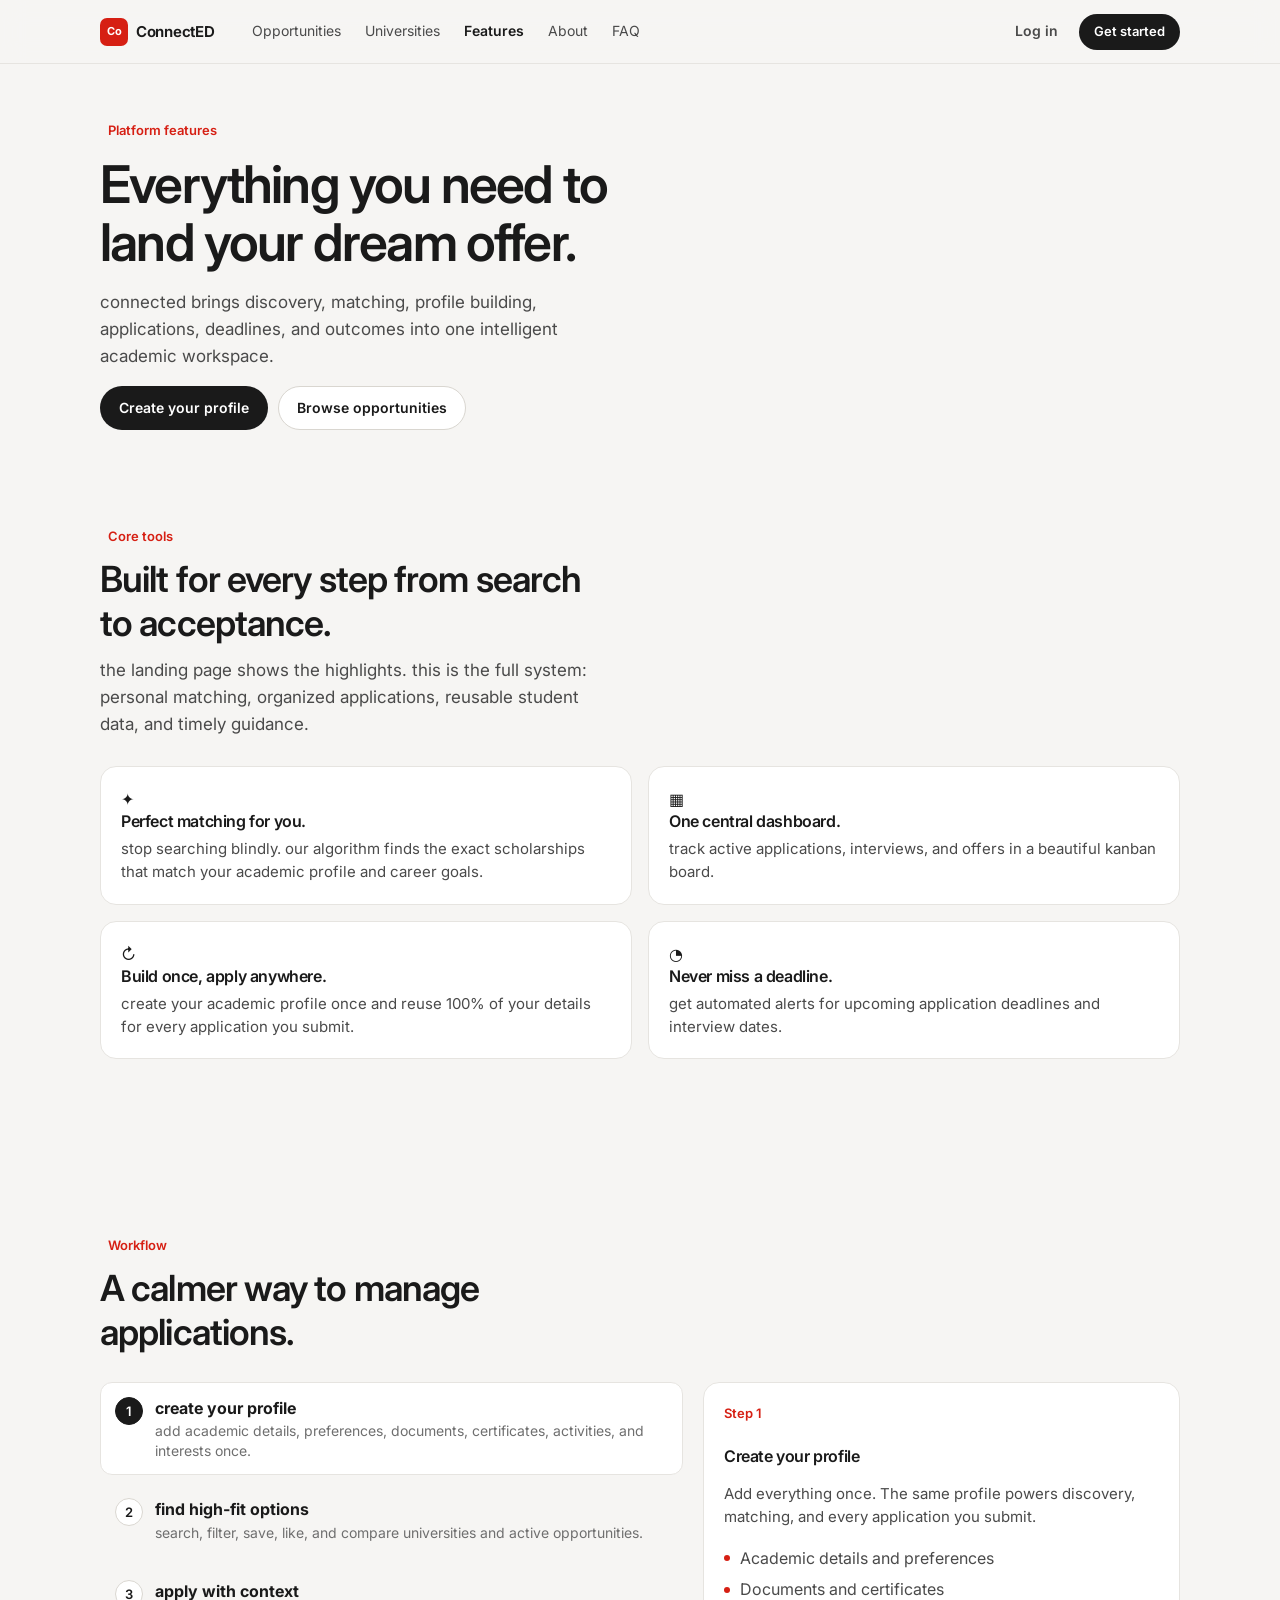
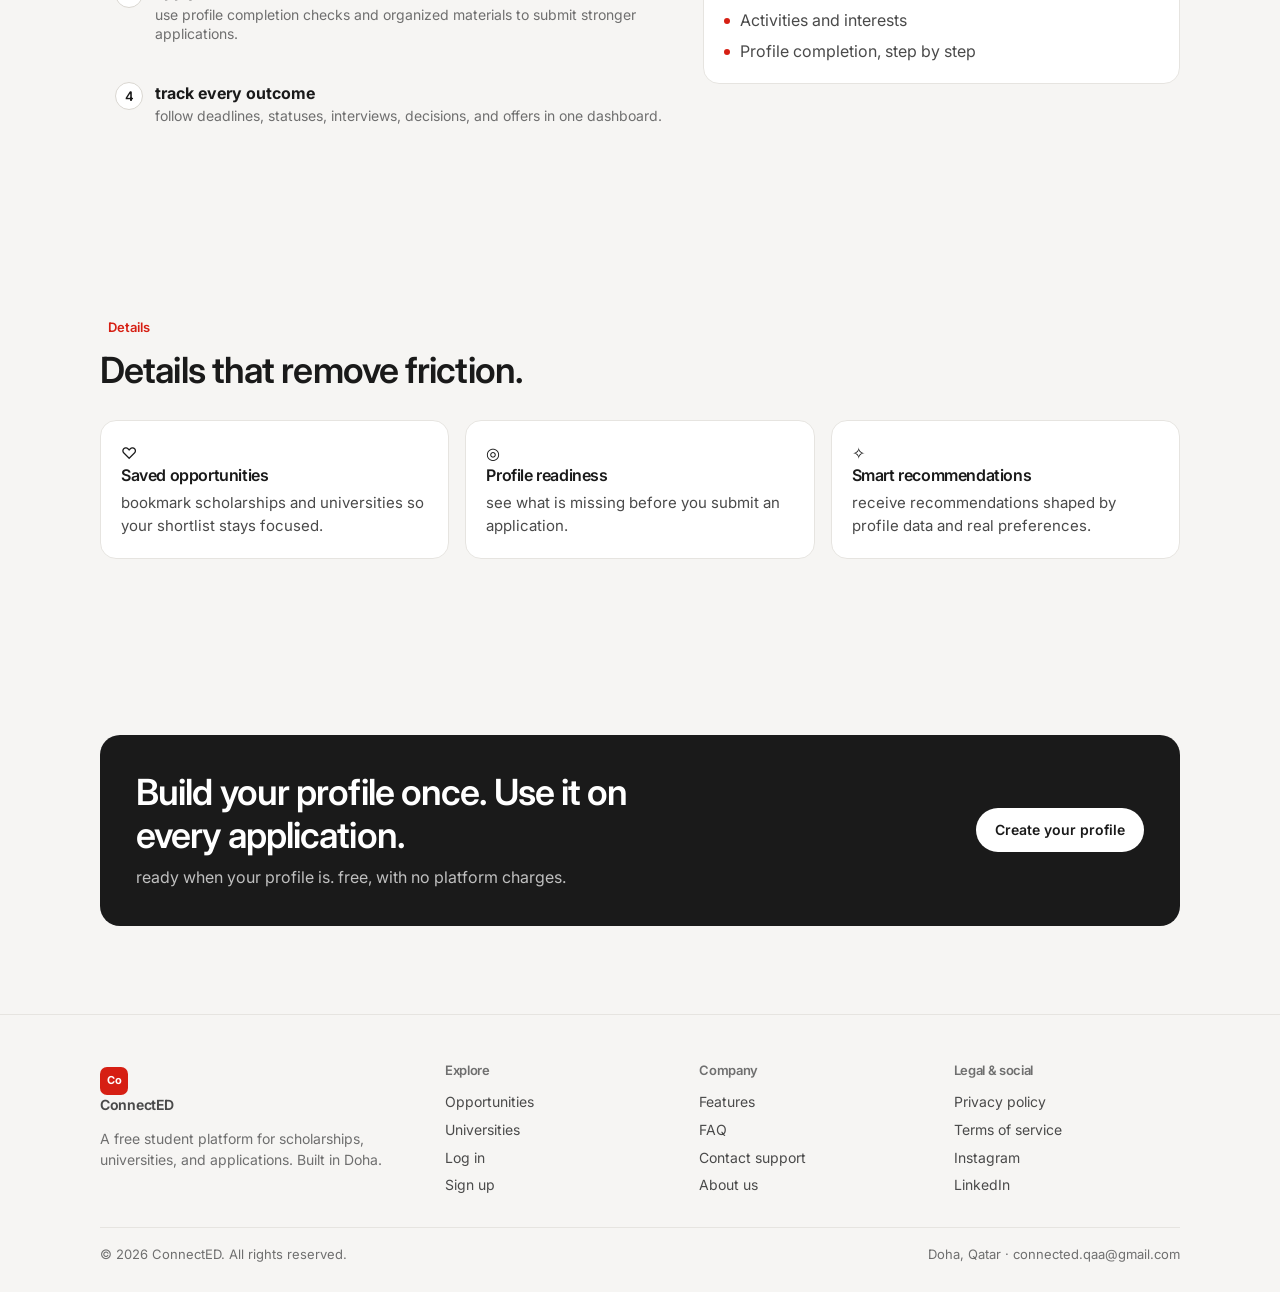
<file: features.html>
<!DOCTYPE html>
<html lang="en">
<head>
  <meta charset="UTF-8">
  <meta name="viewport" content="width=device-width, initial-scale=1">
  <title>features — connected</title>
  <meta name="description" content="Matching, one dashboard, a reusable profile, and deadline alerts. ConnectED is free to start.">
  <link rel="icon" href="data:image/svg+xml,%3Csvg xmlns='http://www.w3.org/2000/svg' viewBox='0 0 32 32'%3E%3Crect rx='8' width='32' height='32' fill='%23d61f13'/%3E%3C/svg%3E">
  <link rel="preconnect" href="https://fonts.googleapis.com">
  <link href="https://fonts.googleapis.com/css2?family=Inter:wght@400;500;600;700&display=swap" rel="stylesheet">
  <link rel="stylesheet" href="css/site.css">
</head>
<body>
  <a class="skip" href="#main">Skip to content</a>
  <header class="nav">
    <div class="container">
      <a class="brand" href="index.html"><span class="brand-mark">Co</span>ConnectED</a>
      <nav class="nav-links" aria-label="Site">
        <a href="opportunities.html">Opportunities</a>
        <a href="universities.html">Universities</a>
        <a href="features.html" aria-current="page">Features</a>
        <a href="about.html">About</a>
        <a href="faq.html">FAQ</a>
      </nav>
      <div class="nav-right">
        <a class="btn btn-ghost" href="login.html">Log in</a>
        <a class="btn btn-primary btn-sm" href="signup.html">Get started</a>
        <button class="nav-toggle" id="nav-toggle" aria-expanded="false" aria-controls="mobile-panel" aria-label="Menu"><span></span></button>
      </div>
    </div>
  </header>
  <div class="mobile-panel" id="mobile-panel">
    <a href="opportunities.html">Opportunities</a><a href="universities.html">Universities</a><a href="features.html">Features</a><a href="about.html">About</a><a href="faq.html">FAQ</a><a href="support.html">Support</a><a href="login.html">Log in</a>
    <a class="btn btn-primary" href="signup.html">Get started</a>
  </div>

  <main id="main">
    <section class="container">
      <div class="page-hero">
        <span class="eyebrow"><i></i>Platform features</span>
        <h1 class="display">Everything you need to land your dream offer.</h1>
        <p class="lead">connected brings discovery, matching, profile building, applications, deadlines, and outcomes into one intelligent academic workspace.</p>
        <div class="cta-actions"><a class="btn btn-primary" href="signup.html">Create your profile</a><a class="btn btn-secondary" href="opportunities.html">Browse opportunities</a></div>
      </div>
    </section>

    <section class="section">
      <div class="container">
        <div class="section-head">
          <span class="eyebrow"><i></i>Core tools</span>
          <h2 class="title">Built for every step from search to acceptance.</h2>
          <p class="lead">the landing page shows the highlights. this is the full system: personal matching, organized applications, reusable student data, and timely guidance.</p>
        </div>
        <div class="grid grid-2 mt">
          <div class="card"><div class="icon">✦</div><h3>Perfect matching for you.</h3><p>stop searching blindly. our algorithm finds the exact scholarships that match your academic profile and career goals.</p></div>
          <div class="card"><div class="icon">▦</div><h3>One central dashboard.</h3><p>track active applications, interviews, and offers in a beautiful kanban board.</p></div>
          <div class="card"><div class="icon">↻</div><h3>Build once, apply anywhere.</h3><p>create your academic profile once and reuse 100% of your details for every application you submit.</p></div>
          <div class="card"><div class="icon">◔</div><h3>Never miss a deadline.</h3><p>get automated alerts for upcoming application deadlines and interview dates.</p></div>
        </div>
      </div>
    </section>

    <section class="section" id="workflow">
      <div class="container">
        <div class="section-head">
          <span class="eyebrow"><i></i>Workflow</span>
          <h2 class="title">A calmer way to manage applications.</h2>
        </div>
        <div class="steps mt">
          <div class="step-list" role="tablist" aria-label="Workflow steps">
            <button class="step" type="button" role="tab" data-step="0" aria-pressed="true"><span class="n">1</span><span><strong>create your profile</strong><span>add academic details, preferences, documents, certificates, activities, and interests once.</span></span></button>
            <button class="step" type="button" role="tab" data-step="1" aria-pressed="false"><span class="n">2</span><span><strong>find high-fit options</strong><span>search, filter, save, like, and compare universities and active opportunities.</span></span></button>
            <button class="step" type="button" role="tab" data-step="2" aria-pressed="false"><span class="n">3</span><span><strong>apply with context</strong><span>use profile completion checks and organized materials to submit stronger applications.</span></span></button>
            <button class="step" type="button" role="tab" data-step="3" aria-pressed="false"><span class="n">4</span><span><strong>track every outcome</strong><span>follow deadlines, statuses, interviews, decisions, and offers in one dashboard.</span></span></button>
          </div>
          <div class="card step-detail" role="tabpanel">
            <span class="eyebrow" id="step-kicker"><i></i>step 1</span>
            <h3 id="step-title" style="margin-top:14px">create your profile</h3>
            <p id="step-text"></p>
            <ul id="step-list"></ul>
          </div>
        </div>
      </div>
    </section>

    <section class="section">
      <div class="container">
        <div class="section-head">
          <span class="eyebrow"><i></i>Details</span>
          <h2 class="title">Details that remove friction.</h2>
        </div>
        <div class="grid grid-3 mt">
          <div class="card"><div class="icon">♡</div><h3>Saved opportunities</h3><p>bookmark scholarships and universities so your shortlist stays focused.</p></div>
          <div class="card"><div class="icon">◎</div><h3>Profile readiness</h3><p>see what is missing before you submit an application.</p></div>
          <div class="card"><div class="icon">✧</div><h3>Smart recommendations</h3><p>receive recommendations shaped by profile data and real preferences.</p></div>
        </div>
      </div>
    </section>

    <section class="section">
      <div class="container">
        <div class="cta">
          <div><h2 class="title">Build your profile once. Use it on every application.</h2><p>ready when your profile is. free, with no platform charges.</p></div>
          <div class="cta-actions"><a class="btn btn-primary" href="signup.html">Create your profile</a></div>
        </div>
      </div>
    </section>
  </main>

  <footer class="footer">
    <div class="container">
      <div class="footer-grid">
        <div><a class="brand" href="index.html"><span class="brand-mark">Co</span>ConnectED</a><p class="tag">A free student platform for scholarships, universities, and applications. Built in Doha.</p></div>
        <div><h4>Explore</h4><a href="opportunities.html">Opportunities</a><a href="universities.html">Universities</a><a href="login.html">Log in</a><a href="signup.html">Sign up</a></div>
        <div><h4>Company</h4><a href="features.html">Features</a><a href="faq.html">FAQ</a><a href="support.html">Contact support</a><a href="about.html">About us</a></div>
        <div><h4>Legal &amp; social</h4><a href="privacy.html">Privacy policy</a><a href="terms.html">Terms of service</a><a href="https://www.instagram.com/connectedqa/">Instagram</a><a href="https://www.linkedin.com/company/connectedqa">LinkedIn</a></div>
      </div>
      <div class="footer-bottom"><span>© 2026 ConnectED. All rights reserved.</span><span>Doha, Qatar · connected.qaa@gmail.com</span></div>
    </div>
  </footer>
  <script src="js/site.js"></script>
</body>
</html>
</file>
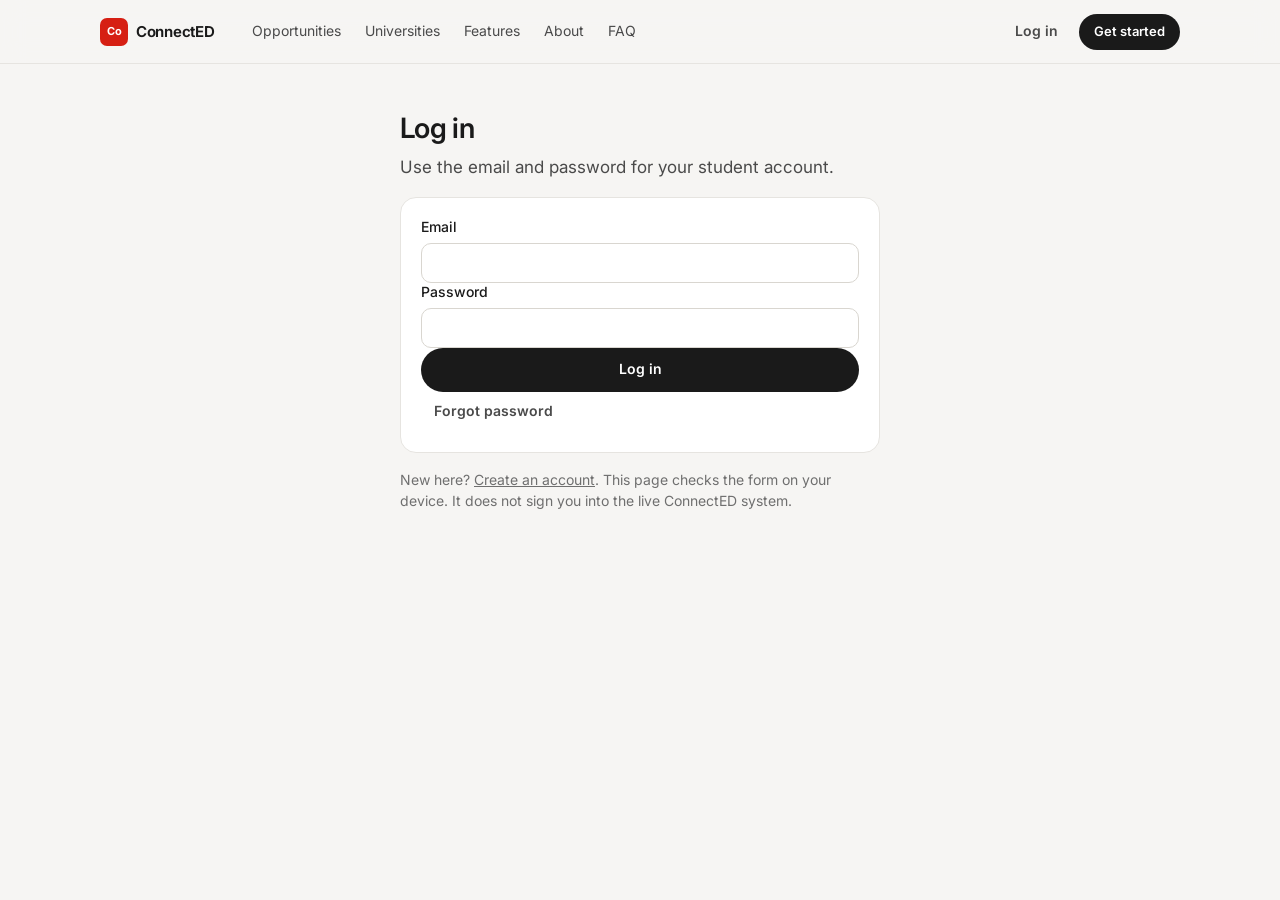
<file: login.html>
<!DOCTYPE html>
<html lang="en">
<head>
  <meta charset="UTF-8">
  <meta name="viewport" content="width=device-width, initial-scale=1">
  <title>Log in — ConnectED</title>
  <meta name="description" content="Sign in to ConnectED. This demo checks the form locally and does not connect to the live account system.">
  <link rel="icon" href="data:image/svg+xml,%3Csvg xmlns='http://www.w3.org/2000/svg' viewBox='0 0 32 32'%3E%3Crect rx='8' width='32' height='32' fill='%23d61f13'/%3E%3C/svg%3E">
  <link rel="preconnect" href="https://fonts.googleapis.com">
  <link href="https://fonts.googleapis.com/css2?family=Inter:wght@400;500;600;700&display=swap" rel="stylesheet">
  <link rel="stylesheet" href="css/site.css">
</head>
<body>
  <a class="skip" href="#main">Skip to content</a>
  <header class="nav">
    <div class="container">
      <a class="brand" href="index.html"><span class="brand-mark">Co</span>ConnectED</a>
      <nav class="nav-links" aria-label="Site">
        <a href="opportunities.html">Opportunities</a>
        <a href="universities.html">Universities</a>
        <a href="features.html">Features</a>
        <a href="about.html">About</a>
        <a href="faq.html">FAQ</a>
      </nav>
      <div class="nav-right">
        <a class="btn btn-ghost" href="login.html" aria-current="page">Log in</a>
        <a class="btn btn-primary btn-sm" href="signup.html">Get started</a>
        <button class="nav-toggle" id="nav-toggle" aria-expanded="false" aria-controls="mobile-panel" aria-label="Menu"><span></span></button>
      </div>
    </div>
  </header>
  <div class="mobile-panel" id="mobile-panel">
    <a href="opportunities.html">Opportunities</a>
    <a href="universities.html">Universities</a>
    <a href="features.html">Features</a>
    <a href="about.html">About</a>
    <a href="faq.html">FAQ</a>
    <a href="support.html">Support</a>
    <a href="signup.html">Get started</a>
  </div>

  <main id="main">
    <div class="auth">
      <div>
        <h1>Log in</h1>
        <p class="lead" style="margin-top:8px">Use the email and password for your student account.</p>
      </div>
      <form class="card form" id="login-form" novalidate>
        <p class="form-error" id="login-error" hidden></p>
        <div id="login-fields">
          <label>Email
            <input class="field" name="email" type="email" autocomplete="email" required>
          </label>
          <label>Password
            <input class="field" name="password" type="password" autocomplete="current-password" required>
          </label>
          <button class="btn btn-primary btn-block" type="submit">Log in</button>
          <button class="btn btn-ghost" type="button" id="forgot">Forgot password</button>
        </div>
        <div class="form-success" id="login-done" hidden>
          <strong id="login-done-title">Checked.</strong>
          <p id="login-done-text"></p>
          <a class="btn btn-secondary" href="index.html">Back to home</a>
        </div>
      </form>
      <p class="small muted">New here? <a href="signup.html" style="text-decoration:underline">Create an account</a>. This page checks the form on your device. It does not sign you into the live ConnectED system.</p>
    </div>
  </main>
  <script src="js/site.js"></script>
</body>
</html>
</file>
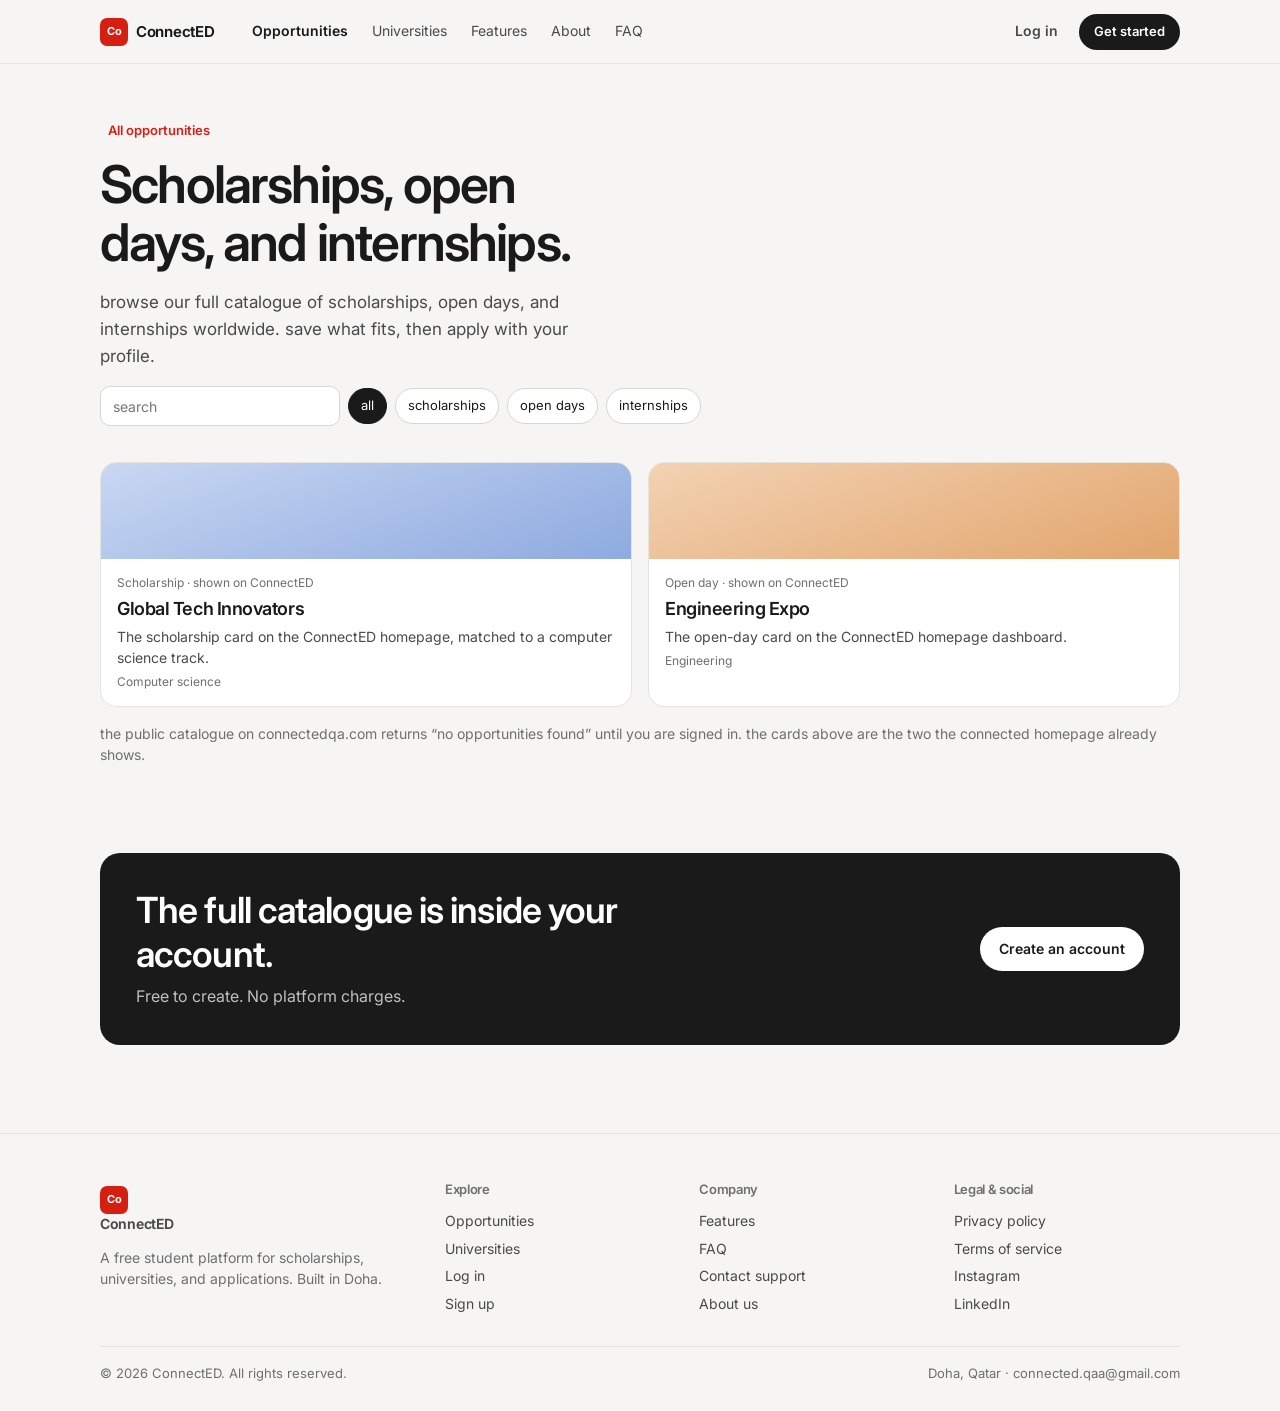
<file: opportunities.html>
<!DOCTYPE html>
<html lang="en">
<head>
  <meta charset="UTF-8">
  <meta name="viewport" content="width=device-width, initial-scale=1">
  <title>All opportunities — connected</title>
  <meta name="description" content="Browse ConnectED's catalogue of scholarships, open days, and internships worldwide.">
  <link rel="icon" href="data:image/svg+xml,%3Csvg xmlns='http://www.w3.org/2000/svg' viewBox='0 0 32 32'%3E%3Crect rx='8' width='32' height='32' fill='%23d61f13'/%3E%3C/svg%3E">
  <link rel="preconnect" href="https://fonts.googleapis.com">
  <link href="https://fonts.googleapis.com/css2?family=Inter:wght@400;500;600;700&display=swap" rel="stylesheet">
  <link rel="stylesheet" href="css/site.css">
</head>
<body>
  <a class="skip" href="#main">Skip to content</a>
  <header class="nav">
    <div class="container">
      <a class="brand" href="index.html"><span class="brand-mark">Co</span>ConnectED</a>
      <nav class="nav-links" aria-label="Site">
        <a href="opportunities.html" aria-current="page">Opportunities</a>
        <a href="universities.html">Universities</a>
        <a href="features.html">Features</a>
        <a href="about.html">About</a>
        <a href="faq.html">FAQ</a>
      </nav>
      <div class="nav-right">
        <a class="btn btn-ghost" href="login.html">Log in</a>
        <a class="btn btn-primary btn-sm" href="signup.html">Get started</a>
        <button class="nav-toggle" id="nav-toggle" aria-expanded="false" aria-controls="mobile-panel" aria-label="Menu"><span></span></button>
      </div>
    </div>
  </header>
  <div class="mobile-panel" id="mobile-panel">
    <a href="opportunities.html">Opportunities</a><a href="universities.html">Universities</a><a href="features.html">Features</a><a href="about.html">About</a><a href="faq.html">FAQ</a><a href="support.html">Support</a><a href="login.html">Log in</a>
    <a class="btn btn-primary" href="signup.html">Get started</a>
  </div>

  <main id="main">
    <section class="container" id="catalogue">
      <div class="page-hero">
        <span class="eyebrow"><i></i>All opportunities</span>
        <h1 class="display">Scholarships, open days, and internships.</h1>
        <p class="lead">browse our full catalogue of scholarships, open days, and internships worldwide. save what fits, then apply with your profile.</p>
        <div class="toolbar" role="toolbar" aria-label="Filter opportunities">
          <input class="field" data-q type="search" placeholder="search" aria-label="Search opportunities">
          <button class="chip" type="button" data-kind="all" aria-pressed="true">all</button>
          <button class="chip" type="button" data-kind="scholarship" aria-pressed="false">scholarships</button>
          <button class="chip" type="button" data-kind="open day" aria-pressed="false">open days</button>
          <button class="chip" type="button" data-kind="internship" aria-pressed="false">internships</button>
        </div>
      </div>
      <div class="opp-grid mt" data-out></div>
      <p class="muted small mt-s">the public catalogue on connectedqa.com returns “no opportunities found” until you are signed in. the cards above are the two the connected homepage already shows.</p>
    </section>

    <section class="section">
      <div class="container">
        <div class="cta">
          <div><h2 class="title">The full catalogue is inside your account.</h2><p>Free to create. No platform charges.</p></div>
          <div class="cta-actions"><a class="btn btn-primary" href="signup.html">Create an account</a></div>
        </div>
      </div>
    </section>
  </main>

  <footer class="footer">
    <div class="container">
      <div class="footer-grid">
        <div><a class="brand" href="index.html"><span class="brand-mark">Co</span>ConnectED</a><p class="tag">A free student platform for scholarships, universities, and applications. Built in Doha.</p></div>
        <div><h4>Explore</h4><a href="opportunities.html">Opportunities</a><a href="universities.html">Universities</a><a href="login.html">Log in</a><a href="signup.html">Sign up</a></div>
        <div><h4>Company</h4><a href="features.html">Features</a><a href="faq.html">FAQ</a><a href="support.html">Contact support</a><a href="about.html">About us</a></div>
        <div><h4>Legal &amp; social</h4><a href="privacy.html">Privacy policy</a><a href="terms.html">Terms of service</a><a href="https://www.instagram.com/connectedqa/">Instagram</a><a href="https://www.linkedin.com/company/connectedqa">LinkedIn</a></div>
      </div>
      <div class="footer-bottom"><span>© 2026 ConnectED. All rights reserved.</span><span>Doha, Qatar · connected.qaa@gmail.com</span></div>
    </div>
  </footer>
  <script src="js/site.js"></script>
</body>
</html>
</file>
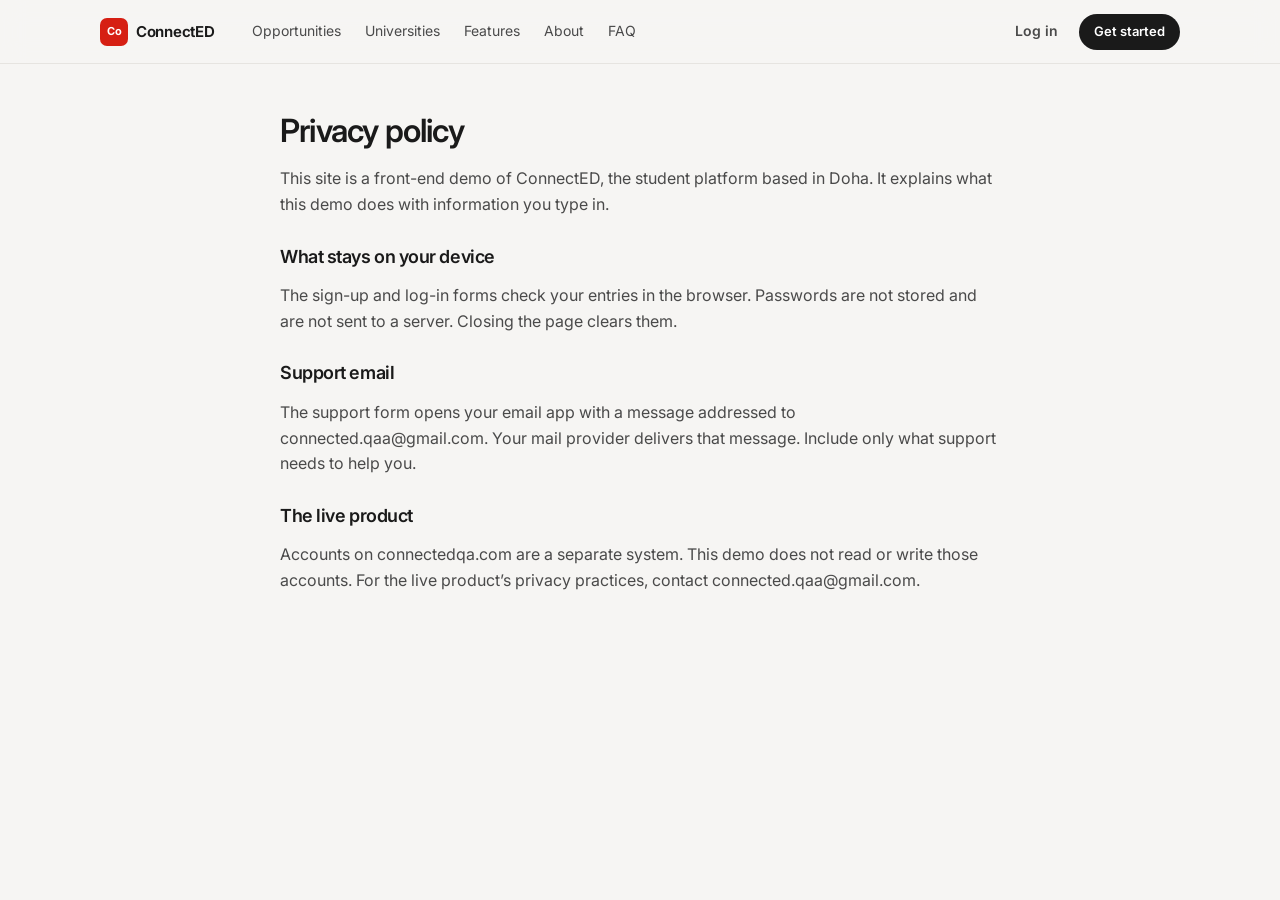
<file: privacy.html>
<!DOCTYPE html>
<html lang="en">
<head>
  <meta charset="UTF-8">
  <meta name="viewport" content="width=device-width, initial-scale=1">
  <title>Privacy policy — ConnectED</title>
  <link rel="icon" href="data:image/svg+xml,%3Csvg xmlns='http://www.w3.org/2000/svg' viewBox='0 0 32 32'%3E%3Crect rx='8' width='32' height='32' fill='%23d61f13'/%3E%3C/svg%3E">
  <link rel="preconnect" href="https://fonts.googleapis.com">
  <link href="https://fonts.googleapis.com/css2?family=Inter:wght@400;500;600;700&display=swap" rel="stylesheet">
  <link rel="stylesheet" href="css/site.css">
</head>
<body>
  <a class="skip" href="#main">Skip to content</a>
  <header class="nav">
    <div class="container">
      <a class="brand" href="index.html"><span class="brand-mark">Co</span>ConnectED</a>
      <nav class="nav-links" aria-label="Site">
        <a href="opportunities.html">Opportunities</a>
        <a href="universities.html">Universities</a>
        <a href="features.html">Features</a>
        <a href="about.html">About</a>
        <a href="faq.html">FAQ</a>
      </nav>
      <div class="nav-right">
        <a class="btn btn-ghost" href="login.html">Log in</a>
        <a class="btn btn-primary btn-sm" href="signup.html">Get started</a>
        <button class="nav-toggle" id="nav-toggle" aria-expanded="false" aria-controls="mobile-panel" aria-label="Menu"><span></span></button>
      </div>
    </div>
  </header>
  <div class="mobile-panel" id="mobile-panel">
    <a href="opportunities.html">Opportunities</a>
    <a href="universities.html">Universities</a>
    <a href="support.html">Support</a>
    <a href="login.html">Log in</a>
    <a class="btn btn-primary" href="signup.html">Get started</a>
  </div>
  <main id="main">
    <article class="legal">
      <h1>Privacy policy</h1>
      <p>This site is a front-end demo of ConnectED, the student platform based in Doha. It explains what this demo does with information you type in.</p>
      <h2>What stays on your device</h2>
      <p>The sign-up and log-in forms check your entries in the browser. Passwords are not stored and are not sent to a server. Closing the page clears them.</p>
      <h2>Support email</h2>
      <p>The support form opens your email app with a message addressed to connected.qaa@gmail.com. Your mail provider delivers that message. Include only what support needs to help you.</p>
      <h2>The live product</h2>
      <p>Accounts on connectedqa.com are a separate system. This demo does not read or write those accounts. For the live product’s privacy practices, contact connected.qaa@gmail.com.</p>
    </article>
  </main>
  <script src="js/site.js"></script>
</body>
</html>
</file>
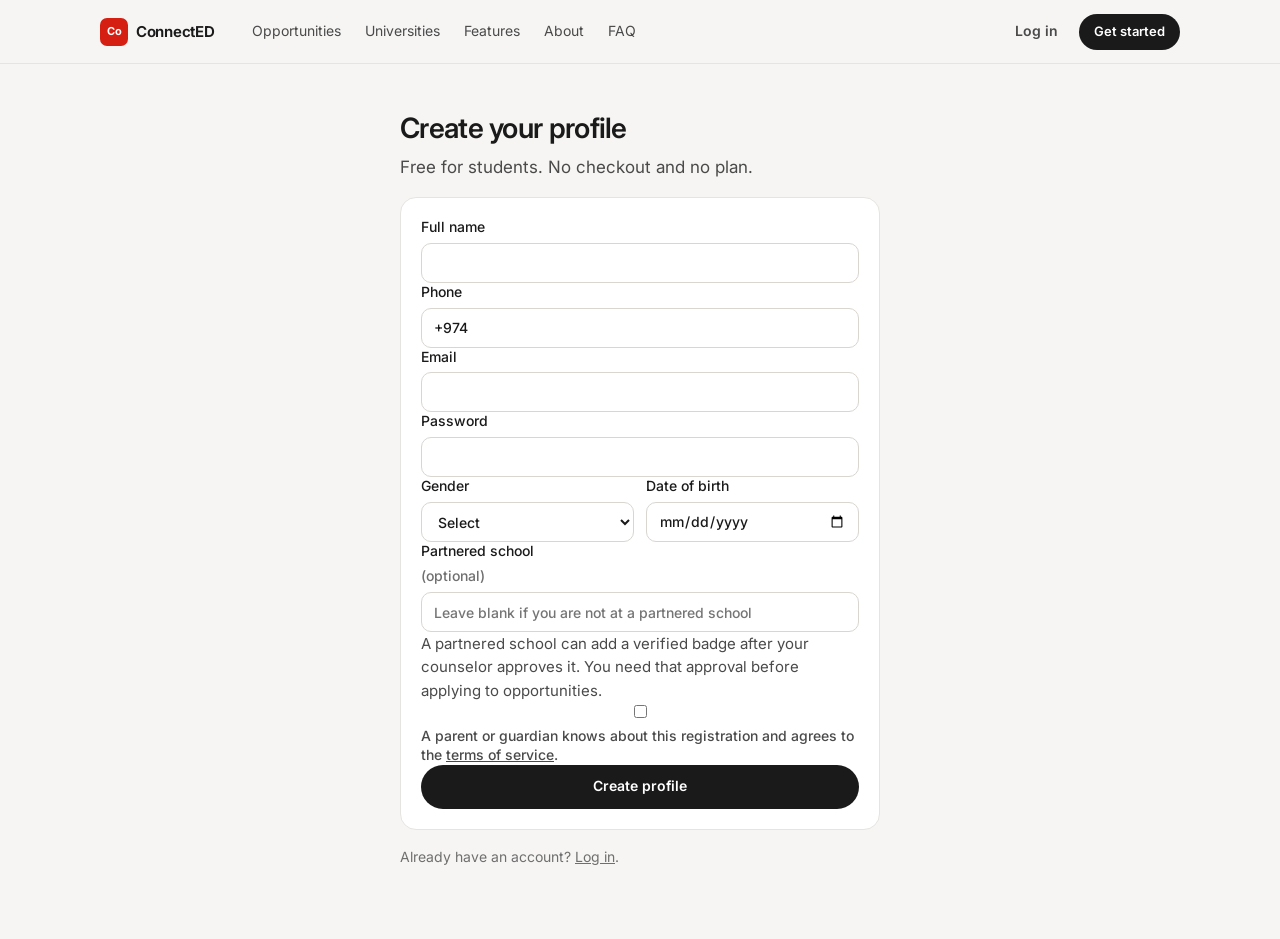
<file: signup.html>
<!DOCTYPE html>
<html lang="en">
<head>
  <meta charset="UTF-8">
  <meta name="viewport" content="width=device-width, initial-scale=1">
  <title>Create your profile — ConnectED</title>
  <meta name="description" content="Create a ConnectED student profile. Free, with no payment. This demo stays on your device.">
  <link rel="icon" href="data:image/svg+xml,%3Csvg xmlns='http://www.w3.org/2000/svg' viewBox='0 0 32 32'%3E%3Crect rx='8' width='32' height='32' fill='%23d61f13'/%3E%3C/svg%3E">
  <link rel="preconnect" href="https://fonts.googleapis.com">
  <link href="https://fonts.googleapis.com/css2?family=Inter:wght@400;500;600;700&display=swap" rel="stylesheet">
  <link rel="stylesheet" href="css/site.css">
</head>
<body>
  <a class="skip" href="#main">Skip to content</a>
  <header class="nav">
    <div class="container">
      <a class="brand" href="index.html"><span class="brand-mark">Co</span>ConnectED</a>
      <nav class="nav-links" aria-label="Site">
        <a href="opportunities.html">Opportunities</a>
        <a href="universities.html">Universities</a>
        <a href="features.html">Features</a>
        <a href="about.html">About</a>
        <a href="faq.html">FAQ</a>
      </nav>
      <div class="nav-right">
        <a class="btn btn-ghost" href="login.html">Log in</a>
        <a class="btn btn-primary btn-sm" href="signup.html" aria-current="page">Get started</a>
        <button class="nav-toggle" id="nav-toggle" aria-expanded="false" aria-controls="mobile-panel" aria-label="Menu"><span></span></button>
      </div>
    </div>
  </header>
  <div class="mobile-panel" id="mobile-panel">
    <a href="opportunities.html">Opportunities</a>
    <a href="universities.html">Universities</a>
    <a href="features.html">Features</a>
    <a href="about.html">About</a>
    <a href="faq.html">FAQ</a>
    <a href="support.html">Support</a>
    <a href="login.html">Log in</a>
  </div>

  <main id="main">
    <div class="auth">
      <div>
        <h1>Create your profile</h1>
        <p class="lead" style="margin-top:8px">Free for students. No checkout and no plan.</p>
      </div>
      <form class="card form" id="signup-form" novalidate>
        <p class="form-error" id="signup-error" hidden></p>
        <div id="signup-fields">
          <label>Full name
            <input class="field" name="name" autocomplete="name" required>
          </label>
          <label>Phone
            <input class="field" name="phone" type="tel" value="+974 " autocomplete="tel" required>
          </label>
          <label>Email
            <input class="field" name="email" type="email" autocomplete="email" required>
          </label>
          <label>Password
            <input class="field" name="password" type="password" autocomplete="new-password" required>
          </label>
          <div class="row">
            <label>Gender
              <select class="field" name="gender" required>
                <option value="">Select</option>
                <option>Female</option>
                <option>Male</option>
                <option>Prefer not to say</option>
              </select>
            </label>
            <label>Date of birth
              <input class="field" name="dob" type="date" required>
            </label>
          </div>
          <label>Partnered school <span class="muted">(optional)</span>
            <input class="field" name="school" placeholder="Leave blank if you are not at a partnered school">
          </label>
          <p class="small muted">A partnered school can add a verified badge after your counselor approves it. You need that approval before applying to opportunities.</p>
          <label class="check-row">
            <input type="checkbox" name="guardian" required>
            <span>A parent or guardian knows about this registration and agrees to the <a href="terms.html" style="text-decoration:underline">terms of service</a>.</span>
          </label>
          <button class="btn btn-primary btn-block" type="submit">Create profile</button>
        </div>
        <div class="form-success" id="signup-done" hidden>
          <strong>Profile details look complete.</strong>
          <p>This demo stays in your browser. Nothing was sent, and no account was created on ConnectED.</p>
          <a class="btn btn-secondary" href="opportunities.html">Browse opportunities</a>
        </div>
      </form>
      <p class="small muted">Already have an account? <a href="login.html" style="text-decoration:underline">Log in</a>.</p>
    </div>
  </main>
  <script src="js/site.js"></script>
</body>
</html>
</file>
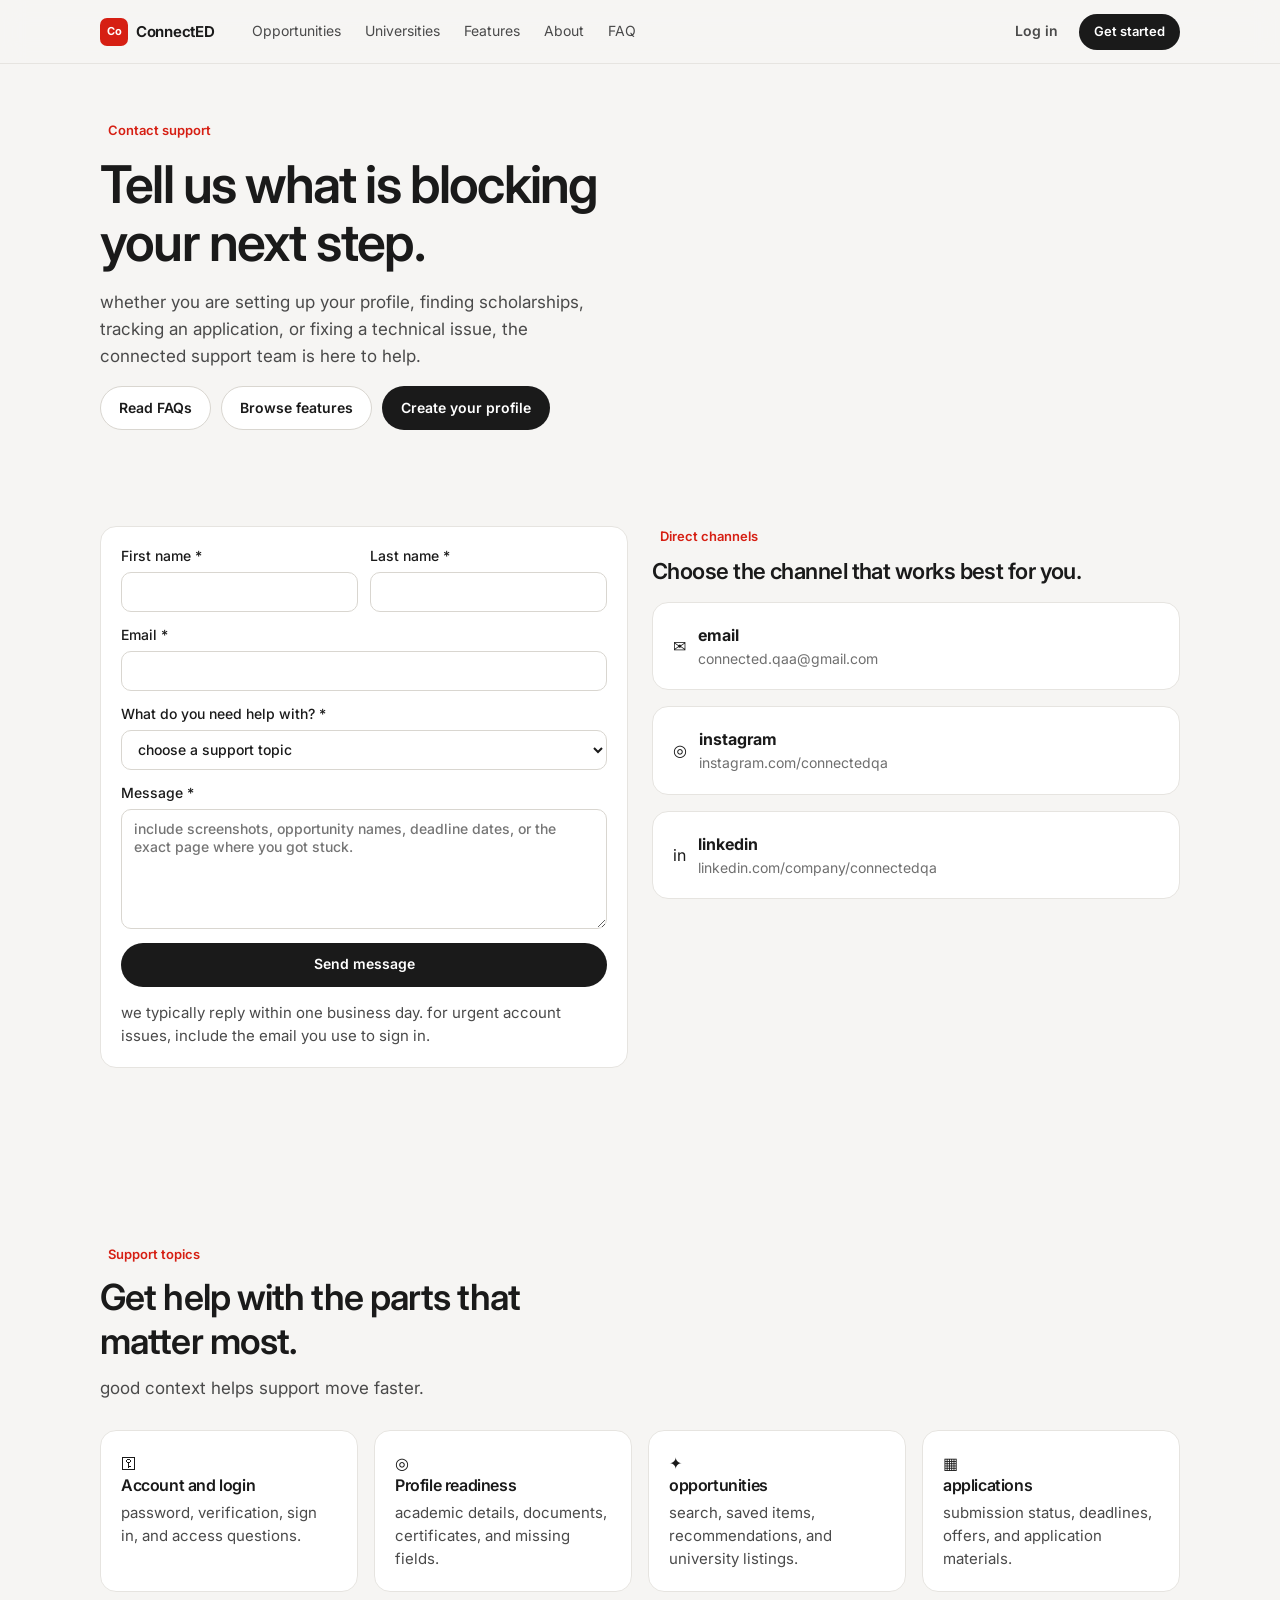
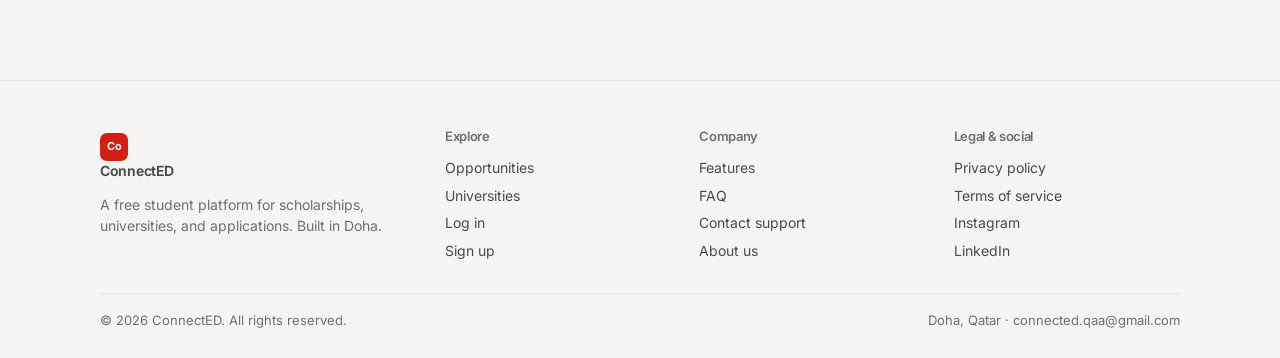
<file: support.html>
<!DOCTYPE html>
<html lang="en">
<head>
  <meta charset="UTF-8">
  <meta name="viewport" content="width=device-width, initial-scale=1">
  <title>contact support — connected</title>
  <meta name="description" content="Contact ConnectED support by email, Instagram, or LinkedIn.">
  <link rel="icon" href="data:image/svg+xml,%3Csvg xmlns='http://www.w3.org/2000/svg' viewBox='0 0 32 32'%3E%3Crect rx='8' width='32' height='32' fill='%23d61f13'/%3E%3C/svg%3E">
  <link rel="preconnect" href="https://fonts.googleapis.com">
  <link href="https://fonts.googleapis.com/css2?family=Inter:wght@400;500;600;700&display=swap" rel="stylesheet">
  <link rel="stylesheet" href="css/site.css">
</head>
<body>
  <a class="skip" href="#main">Skip to content</a>
  <header class="nav">
    <div class="container">
      <a class="brand" href="index.html"><span class="brand-mark">Co</span>ConnectED</a>
      <nav class="nav-links" aria-label="Site">
        <a href="opportunities.html">Opportunities</a>
        <a href="universities.html">Universities</a>
        <a href="features.html">Features</a>
        <a href="about.html">About</a>
        <a href="faq.html">FAQ</a>
      </nav>
      <div class="nav-right">
        <a class="btn btn-ghost" href="login.html">Log in</a>
        <a class="btn btn-primary btn-sm" href="signup.html">Get started</a>
        <button class="nav-toggle" id="nav-toggle" aria-expanded="false" aria-controls="mobile-panel" aria-label="Menu"><span></span></button>
      </div>
    </div>
  </header>
  <div class="mobile-panel" id="mobile-panel">
    <a href="opportunities.html">Opportunities</a><a href="universities.html">Universities</a><a href="features.html">Features</a><a href="about.html">About</a><a href="faq.html">FAQ</a><a href="support.html">Support</a><a href="login.html">Log in</a>
    <a class="btn btn-primary" href="signup.html">Get started</a>
  </div>

  <main id="main">
    <section class="container">
      <div class="page-hero">
        <span class="eyebrow"><i></i>Contact support</span>
        <h1 class="display">Tell us what is blocking your next step.</h1>
        <p class="lead">whether you are setting up your profile, finding scholarships, tracking an application, or fixing a technical issue, the connected support team is here to help.</p>
        <div class="cta-actions"><a class="btn btn-secondary" href="faq.html">Read FAQs</a><a class="btn btn-secondary" href="features.html">Browse features</a><a class="btn btn-primary" href="signup.html">Create your profile</a></div>
      </div>
    </section>

    <section class="section">
      <div class="container">
        <div class="grid grid-2" style="gap:24px; align-items:start">
          <form class="card form" id="support-form">
            <div class="row">
              <label>First name *<input class="field" name="first" required autocomplete="given-name"></label>
              <label>Last name *<input class="field" name="last" required autocomplete="family-name"></label>
            </div>
            <label>Email *<input class="field" name="email" type="email" required autocomplete="email"></label>
            <label>What do you need help with? *
              <select class="field" name="topic" required>
                <option value="">choose a support topic</option>
                <option>Account and login</option>
                <option>Profile readiness</option>
                <option>opportunities</option>
                <option>applications</option>
              </select>
            </label>
            <label>Message *<textarea class="field" name="message" required placeholder="include screenshots, opportunity names, deadline dates, or the exact page where you got stuck."></textarea></label>
            <button class="btn btn-primary btn-block" type="submit">Send message</button>
            <p class="muted small">we typically reply within one business day. for urgent account issues, include the email you use to sign in.</p>
          </form>

          <div class="grid" style="gap:16px">
            <div class="section-head"><span class="eyebrow"><i></i>Direct channels</span><h2 class="title-s">Choose the channel that works best for you.</h2></div>
            <a class="card channel" href="mailto:connected.qaa@gmail.com"><div class="icon">✉</div><div><strong>email</strong><span>connected.qaa@gmail.com</span></div></a>
            <a class="card channel" href="https://www.instagram.com/connectedqa/"><div class="icon">◎</div><div><strong>instagram</strong><span>instagram.com/connectedqa</span></div></a>
            <a class="card channel" href="https://www.linkedin.com/company/connectedqa"><div class="icon">in</div><div><strong>linkedin</strong><span>linkedin.com/company/connectedqa</span></div></a>
          </div>
        </div>
      </div>
    </section>

    <section class="section">
      <div class="container">
        <div class="section-head">
          <span class="eyebrow"><i></i>Support topics</span>
          <h2 class="title">Get help with the parts that matter most.</h2>
          <p class="lead">good context helps support move faster.</p>
        </div>
        <div class="grid grid-4 mt">
          <div class="card"><div class="icon">⚿</div><h3>Account and login</h3><p>password, verification, sign in, and access questions.</p></div>
          <div class="card"><div class="icon">◎</div><h3>Profile readiness</h3><p>academic details, documents, certificates, and missing fields.</p></div>
          <div class="card"><div class="icon">✦</div><h3>opportunities</h3><p>search, saved items, recommendations, and university listings.</p></div>
          <div class="card"><div class="icon">▦</div><h3>applications</h3><p>submission status, deadlines, offers, and application materials.</p></div>
        </div>
      </div>
    </section>
  </main>

  <footer class="footer">
    <div class="container">
      <div class="footer-grid">
        <div><a class="brand" href="index.html"><span class="brand-mark">Co</span>ConnectED</a><p class="tag">A free student platform for scholarships, universities, and applications. Built in Doha.</p></div>
        <div><h4>Explore</h4><a href="opportunities.html">Opportunities</a><a href="universities.html">Universities</a><a href="login.html">Log in</a><a href="signup.html">Sign up</a></div>
        <div><h4>Company</h4><a href="features.html">Features</a><a href="faq.html">FAQ</a><a href="support.html">Contact support</a><a href="about.html">About us</a></div>
        <div><h4>Legal &amp; social</h4><a href="privacy.html">Privacy policy</a><a href="terms.html">Terms of service</a><a href="https://www.instagram.com/connectedqa/">Instagram</a><a href="https://www.linkedin.com/company/connectedqa">LinkedIn</a></div>
      </div>
      <div class="footer-bottom"><span>© 2026 ConnectED. All rights reserved.</span><span>Doha, Qatar · connected.qaa@gmail.com</span></div>
    </div>
  </footer>
  <script src="js/site.js"></script>
</body>
</html>
</file>
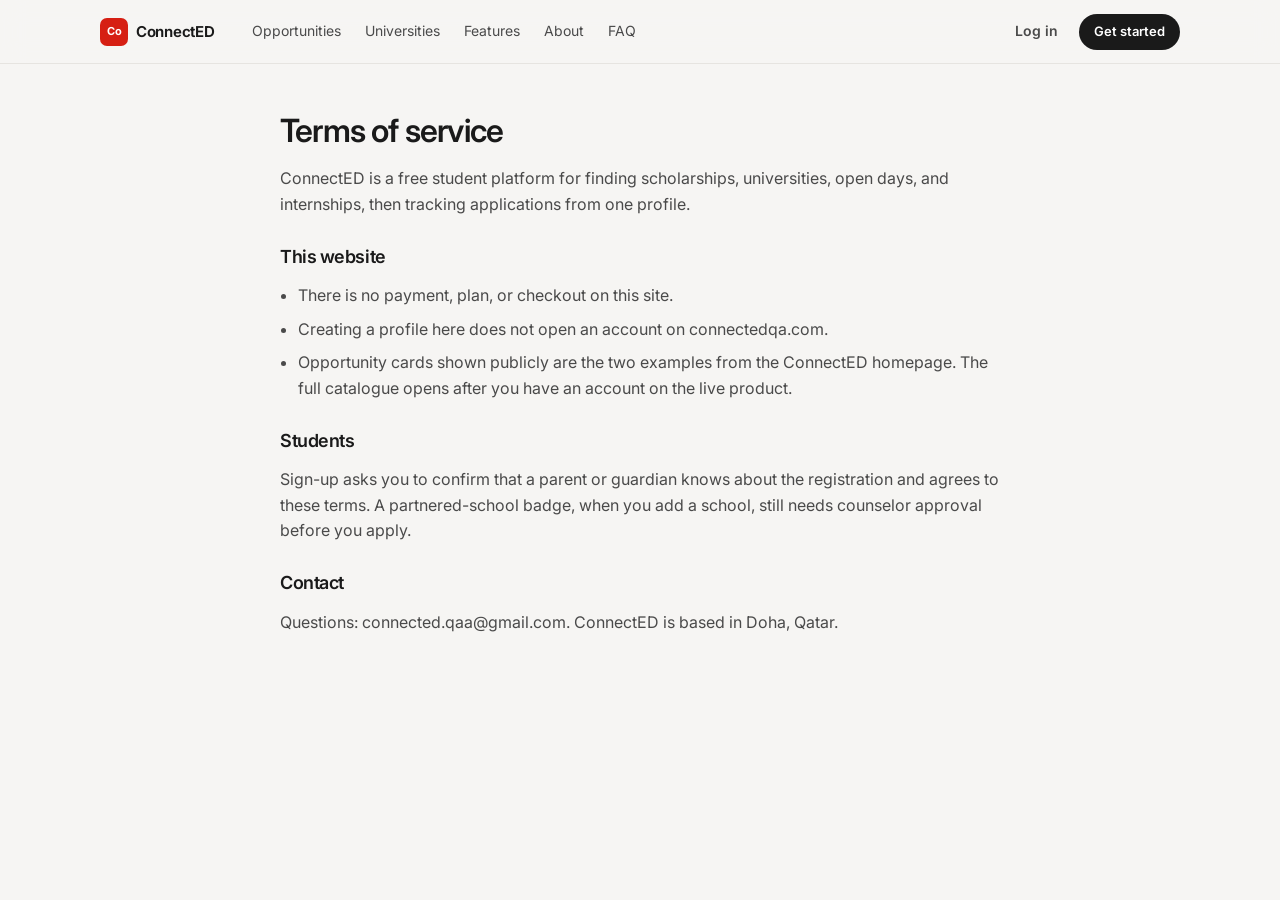
<file: terms.html>
<!DOCTYPE html>
<html lang="en">
<head>
  <meta charset="UTF-8">
  <meta name="viewport" content="width=device-width, initial-scale=1">
  <title>Terms of service — ConnectED</title>
  <link rel="icon" href="data:image/svg+xml,%3Csvg xmlns='http://www.w3.org/2000/svg' viewBox='0 0 32 32'%3E%3Crect rx='8' width='32' height='32' fill='%23d61f13'/%3E%3C/svg%3E">
  <link rel="preconnect" href="https://fonts.googleapis.com">
  <link href="https://fonts.googleapis.com/css2?family=Inter:wght@400;500;600;700&display=swap" rel="stylesheet">
  <link rel="stylesheet" href="css/site.css">
</head>
<body>
  <a class="skip" href="#main">Skip to content</a>
  <header class="nav">
    <div class="container">
      <a class="brand" href="index.html"><span class="brand-mark">Co</span>ConnectED</a>
      <nav class="nav-links" aria-label="Site">
        <a href="opportunities.html">Opportunities</a>
        <a href="universities.html">Universities</a>
        <a href="features.html">Features</a>
        <a href="about.html">About</a>
        <a href="faq.html">FAQ</a>
      </nav>
      <div class="nav-right">
        <a class="btn btn-ghost" href="login.html">Log in</a>
        <a class="btn btn-primary btn-sm" href="signup.html">Get started</a>
        <button class="nav-toggle" id="nav-toggle" aria-expanded="false" aria-controls="mobile-panel" aria-label="Menu"><span></span></button>
      </div>
    </div>
  </header>
  <div class="mobile-panel" id="mobile-panel">
    <a href="opportunities.html">Opportunities</a>
    <a href="universities.html">Universities</a>
    <a href="support.html">Support</a>
    <a href="login.html">Log in</a>
    <a class="btn btn-primary" href="signup.html">Get started</a>
  </div>
  <main id="main">
    <article class="legal">
      <h1>Terms of service</h1>
      <p>ConnectED is a free student platform for finding scholarships, universities, open days, and internships, then tracking applications from one profile.</p>
      <h2>This website</h2>
      <ul>
        <li>There is no payment, plan, or checkout on this site.</li>
        <li>Creating a profile here does not open an account on connectedqa.com.</li>
        <li>Opportunity cards shown publicly are the two examples from the ConnectED homepage. The full catalogue opens after you have an account on the live product.</li>
      </ul>
      <h2>Students</h2>
      <p>Sign-up asks you to confirm that a parent or guardian knows about the registration and agrees to these terms. A partnered-school badge, when you add a school, still needs counselor approval before you apply.</p>
      <h2>Contact</h2>
      <p>Questions: <a href="mailto:connected.qaa@gmail.com">connected.qaa@gmail.com</a>. ConnectED is based in Doha, Qatar.</p>
    </article>
  </main>
  <script src="js/site.js"></script>
</body>
</html>
</file>
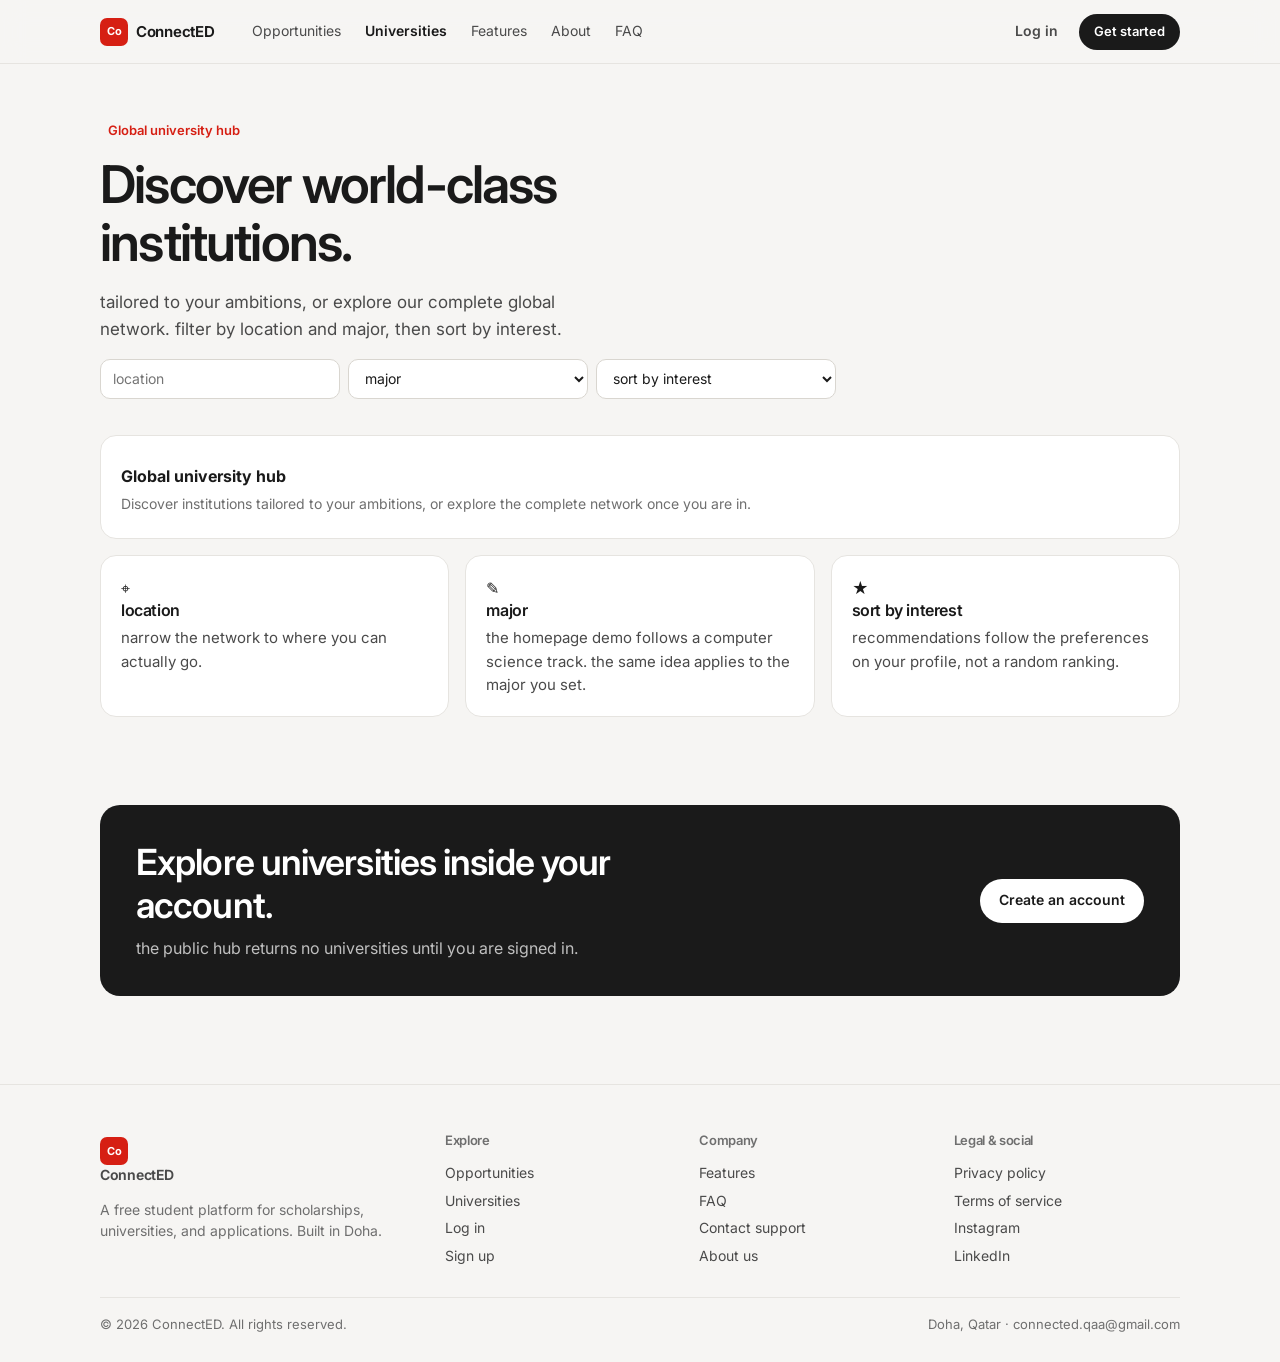
<file: universities.html>
<!DOCTYPE html>
<html lang="en">
<head>
  <meta charset="UTF-8">
  <meta name="viewport" content="width=device-width, initial-scale=1">
  <title>universities — connected</title>
  <meta name="description" content="ConnectED's Global university hub. Discover institutions tailored to your ambitions.">
  <link rel="icon" href="data:image/svg+xml,%3Csvg xmlns='http://www.w3.org/2000/svg' viewBox='0 0 32 32'%3E%3Crect rx='8' width='32' height='32' fill='%23d61f13'/%3E%3C/svg%3E">
  <link rel="preconnect" href="https://fonts.googleapis.com">
  <link href="https://fonts.googleapis.com/css2?family=Inter:wght@400;500;600;700&display=swap" rel="stylesheet">
  <link rel="stylesheet" href="css/site.css">
</head>
<body>
  <a class="skip" href="#main">Skip to content</a>
  <header class="nav">
    <div class="container">
      <a class="brand" href="index.html"><span class="brand-mark">Co</span>ConnectED</a>
      <nav class="nav-links" aria-label="Site">
        <a href="opportunities.html">Opportunities</a>
        <a href="universities.html" aria-current="page">Universities</a>
        <a href="features.html">Features</a>
        <a href="about.html">About</a>
        <a href="faq.html">FAQ</a>
      </nav>
      <div class="nav-right">
        <a class="btn btn-ghost" href="login.html">Log in</a>
        <a class="btn btn-primary btn-sm" href="signup.html">Get started</a>
        <button class="nav-toggle" id="nav-toggle" aria-expanded="false" aria-controls="mobile-panel" aria-label="Menu"><span></span></button>
      </div>
    </div>
  </header>
  <div class="mobile-panel" id="mobile-panel">
    <a href="opportunities.html">Opportunities</a><a href="universities.html">Universities</a><a href="features.html">Features</a><a href="about.html">About</a><a href="faq.html">FAQ</a><a href="support.html">Support</a><a href="login.html">Log in</a>
    <a class="btn btn-primary" href="signup.html">Get started</a>
  </div>

  <main id="main">
    <section class="container" id="hub">
      <div class="page-hero">
        <span class="eyebrow"><i></i>Global university hub</span>
        <h1 class="display">Discover world-class institutions.</h1>
        <p class="lead">tailored to your ambitions, or explore our complete global network. filter by location and major, then sort by interest.</p>
        <div class="toolbar" role="toolbar" aria-label="Filter universities">
          <input class="field" type="search" placeholder="location" aria-label="Location">
          <select class="field" aria-label="Major"><option value="any">major</option><option>computer science</option></select>
          <select class="field" aria-label="Sort by interest"><option value="any">sort by interest</option><option>highest interest</option></select>
        </div>
      </div>
      <div class="card mt" data-out></div>
      <div class="grid grid-3 mt-s">
        <div class="card"><div class="icon">⌖</div><h3>location</h3><p>narrow the network to where you can actually go.</p></div>
        <div class="card"><div class="icon">✎</div><h3>major</h3><p>the homepage demo follows a computer science track. the same idea applies to the major you set.</p></div>
        <div class="card"><div class="icon">★</div><h3>sort by interest</h3><p>recommendations follow the preferences on your profile, not a random ranking.</p></div>
      </div>
    </section>

    <section class="section">
      <div class="container">
        <div class="cta">
          <div><h2 class="title">Explore universities inside your account.</h2><p>the public hub returns no universities until you are signed in.</p></div>
          <div class="cta-actions"><a class="btn btn-primary" href="signup.html">Create an account</a></div>
        </div>
      </div>
    </section>
  </main>

  <footer class="footer">
    <div class="container">
      <div class="footer-grid">
        <div><a class="brand" href="index.html"><span class="brand-mark">Co</span>ConnectED</a><p class="tag">A free student platform for scholarships, universities, and applications. Built in Doha.</p></div>
        <div><h4>Explore</h4><a href="opportunities.html">Opportunities</a><a href="universities.html">Universities</a><a href="login.html">Log in</a><a href="signup.html">Sign up</a></div>
        <div><h4>Company</h4><a href="features.html">Features</a><a href="faq.html">FAQ</a><a href="support.html">Contact support</a><a href="about.html">About us</a></div>
        <div><h4>Legal &amp; social</h4><a href="privacy.html">Privacy policy</a><a href="terms.html">Terms of service</a><a href="https://www.instagram.com/connectedqa/">Instagram</a><a href="https://www.linkedin.com/company/connectedqa">LinkedIn</a></div>
      </div>
      <div class="footer-bottom"><span>© 2026 ConnectED. All rights reserved.</span><span>Doha, Qatar · connected.qaa@gmail.com</span></div>
    </div>
  </footer>
  <script src="js/site.js"></script>
</body>
</html>
</file>
<file: css/site.css>
/* ConnectED — quiet product site. Grid and flex only. Text stays inside its box. */

:root {
  --bg: #f6f5f3;
  --paper: #ffffff;
  --ink: #1a1a1a;
  --ink-2: #4a4a4a;
  --ink-3: #6f6f6f;
  --line: #e6e4e0;
  --line-2: #d9d6d0;
  --brand: #d61f13;
  --brand-soft: #fdeceb;
  --blue: #1d4ed8;
  --radius: 16px;
  --shadow: 0 1px 2px rgba(26, 26, 26, 0.04), 0 12px 32px rgba(26, 26, 26, 0.06);
  --font: "Inter", -apple-system, BlinkMacSystemFont, "Segoe UI", Roboto, sans-serif;
  --container: 1080px;
  --nav-h: 64px;
  --section: 88px;
}

*, *::before, *::after { box-sizing: border-box; }
html { scroll-behavior: smooth; scroll-padding-top: calc(var(--nav-h) + 12px); }
body {
  margin: 0;
  font-family: var(--font);
  font-size: 16px;
  line-height: 1.55;
  color: var(--ink);
  background: var(--bg);
}
img, svg { display: block; max-width: 100%; }
a { color: inherit; text-decoration: none; }
button, input, select, textarea { font: inherit; color: inherit; }
button { cursor: pointer; background: none; border: 0; padding: 0; }
p { margin: 0; }
h1, h2, h3, h4 { margin: 0; font-weight: 600; letter-spacing: -0.025em; line-height: 1.2; }
ul { margin: 0; padding: 0; }
[hidden] { display: none !important; }
::selection { background: #fdeceb; }
:focus-visible { outline: 2px solid var(--brand); outline-offset: 3px; }

.container { width: min(var(--container), calc(100% - 40px)); margin-inline: auto; }
.skip {
  position: absolute; left: 16px; top: -48px; z-index: 100;
  background: #fff; padding: 8px 12px; border-radius: 8px;
}
.skip:focus { top: 12px; }

/* nav */
.nav {
  position: sticky; top: 0; z-index: 40;
  height: var(--nav-h);
  background: rgba(246, 245, 243, 0.92);
  backdrop-filter: blur(12px);
  border-bottom: 1px solid var(--line);
}
.nav .container, .nav-bar {
  height: 100%;
  display: flex;
  align-items: center;
  gap: 28px;
}
.brand { display: inline-flex; align-items: center; gap: 8px; font-weight: 650; font-size: 15px; letter-spacing: -0.02em; }
.brand-mark {
  display: grid; place-items: center;
  width: 28px; height: 28px; border-radius: 7px;
  background: var(--brand); color: #fff; font-size: 11px; font-weight: 700; letter-spacing: 0;
}
.nav-links { display: flex; align-items: center; gap: 4px; margin-right: auto; }
.nav-links a {
  padding: 8px 10px; border-radius: 8px; color: var(--ink-2); font-size: 14px; line-height: 1.3;
}
.nav-links a:hover { background: rgba(26, 26, 26, 0.04); color: var(--ink); }
.nav-links a[aria-current="page"] { color: var(--ink); font-weight: 600; }
.nav-right { display: flex; align-items: center; gap: 8px; }
.nav-toggle { display: none; width: 40px; height: 40px; border-radius: 8px; }
.nav-toggle span, .nav-toggle span::before, .nav-toggle span::after {
  display: block; width: 16px; height: 1.5px; background: var(--ink); position: relative; margin: 0 auto;
}
.nav-toggle span::before, .nav-toggle span::after { content: ""; position: absolute; left: 0; }
.nav-toggle span::before { top: -5px; }
.nav-toggle span::after { top: 5px; }
.mobile-panel {
  display: none;
  position: sticky; top: var(--nav-h); z-index: 39;
  background: #fff; border-bottom: 1px solid var(--line);
  padding: 8px 20px 16px;
}
.mobile-panel.is-open { display: grid; gap: 4px; }
.mobile-panel a { padding: 10px 8px; border-radius: 8px; line-height: 1.35; }
.mobile-panel a:hover { background: var(--bg); }

.btn {
  display: inline-flex; align-items: center; justify-content: center;
  min-height: 44px; padding: 0 18px; border-radius: 999px;
  font-size: 14px; font-weight: 600; line-height: 1.2; white-space: nowrap;
  border: 1px solid transparent;
}
.btn-primary { background: var(--ink); color: #fff; }
.btn-primary:hover { background: #000; }
.btn-secondary { background: #fff; color: var(--ink); border-color: var(--line-2); }
.btn-secondary:hover { background: #fafafa; }
.btn-ghost { color: var(--ink-2); min-height: 40px; padding: 0 12px; }
.btn-ghost:hover { color: var(--ink); }
.btn-sm { min-height: 36px; padding: 0 14px; font-size: 13px; }
.btn-block { width: 100%; }

/* type */
.eyebrow {
  display: inline-flex; align-items: center; gap: 8px;
  font-size: 13px; font-weight: 600; color: var(--brand); letter-spacing: 0;
}
.display { font-size: clamp(36px, 4.4vw, 52px); line-height: 1.12; letter-spacing: -0.035em; max-width: 16ch; }
.title { font-size: clamp(28px, 3vw, 36px); line-height: 1.2; max-width: 22ch; }
.title-s { font-size: 22px; line-height: 1.25; }
.lead { color: var(--ink-2); font-size: 17px; line-height: 1.6; max-width: 46ch; }
.muted { color: var(--ink-3); }
.small { font-size: 14px; line-height: 1.5; }
.section { padding: var(--section) 0; }
.section-head { display: grid; gap: 12px; }
.section-head.center { justify-items: center; text-align: center; }
.section-head.center .lead, .section-head.center .title { margin-inline: auto; }
.mt { margin-top: 28px; }
.mt-s { margin-top: 16px; }
.page-hero { padding: 56px 0 8px; display: grid; gap: 16px; }

.grid { display: grid; gap: 16px; }
.grid-2 { grid-template-columns: repeat(2, minmax(0, 1fr)); }
.grid-3 { grid-template-columns: repeat(3, minmax(0, 1fr)); }
.grid-4 { grid-template-columns: repeat(4, minmax(0, 1fr)); }

.card {
  background: var(--paper);
  border: 1px solid var(--line);
  border-radius: var(--radius);
  padding: 20px;
  min-width: 0;
}
.card h3 { font-size: 16px; margin-bottom: 6px; }
.card p { color: var(--ink-2); font-size: 15px; line-height: 1.55; }
.card.dark { background: var(--ink); color: #fff; border-color: var(--ink); }
.card.dark p { color: rgba(255, 255, 255, 0.78); }

.stat .num { font-size: 32px; letter-spacing: -0.04em; line-height: 1.1; }
.stat .num-label { display: block; margin: 6px 0 8px; font-size: 14px; font-weight: 600; }

/* hero */
.hero { padding: 28px 0 12px; }
.hero-card {
  display: grid;
  grid-template-columns: minmax(0, 1fr) minmax(0, 1.15fr);
  gap: 40px;
  align-items: start;
}
.hero-copy { display: grid; gap: 18px; padding-top: 12px; min-width: 0; }
.hero-actions { display: flex; flex-wrap: wrap; gap: 10px; }
.hero-note { color: var(--ink-3); font-size: 14px; }

.logo-row {
  display: flex; flex-wrap: wrap; align-items: center; gap: 12px 28px;
  margin-top: 36px; padding-top: 20px; border-top: 1px solid var(--line);
  color: var(--ink-2); font-size: 14px;
}
.logo-row .label { color: var(--ink-3); font-size: 13px; }
.logo { display: grid; line-height: 1.3; }
.logo small { color: var(--ink-3); font-size: 12px; }

/* dashboard preview — labels must fit inside the sidebar */
.app {
  background: #fff;
  border: 1px solid var(--line-2);
  border-radius: 16px;
  box-shadow: var(--shadow);
  display: grid;
  grid-template-columns: 200px minmax(0, 1fr);
  min-height: 460px;
  overflow: hidden;
}
.app-side {
  background: #fafafa;
  border-right: 1px solid var(--line);
  padding: 12px;
  display: flex;
  flex-direction: column;
  gap: 2px;
  min-width: 0;
}
.app-brand { display: flex; align-items: center; gap: 8px; padding: 4px 8px 12px; font-weight: 600; font-size: 14px; line-height: 1.3; }
.app-label {
  padding: 12px 8px 4px;
  font-size: 11px; letter-spacing: 0.04em; color: var(--ink-3); text-transform: uppercase;
  line-height: 1.3;
}
.app-side button {
  display: flex; align-items: center; justify-content: space-between; gap: 8px;
  width: 100%; min-height: 36px; padding: 8px 10px;
  border-radius: 8px; font-size: 13.5px; line-height: 1.35; color: var(--ink-2);
  text-align: left; white-space: normal; overflow: visible;
}
.app-side button:hover { background: rgba(26, 26, 26, 0.04); }
.app-side button[aria-pressed="true"] { background: var(--brand-soft); color: #9a1a11; font-weight: 600; }
.count {
  flex: none; font-size: 11px; line-height: 1.4; background: #fff;
  border: 1px solid var(--line); border-radius: 99px; padding: 1px 6px; color: var(--ink-3);
}
.app-main { padding: 14px; display: grid; gap: 12px; align-content: start; min-width: 0; }
.app-top { display: flex; flex-wrap: wrap; gap: 8px; align-items: center; }
.app-top .field { flex: 1 1 140px; }
.field {
  height: 40px; width: 100%; min-width: 0;
  border: 1px solid var(--line-2); background: #fff; border-radius: 10px;
  padding: 0 12px; font-size: 14px; line-height: 1.3; outline: none;
}
textarea.field { height: auto; min-height: 120px; padding: 10px 12px; resize: vertical; }
.field:focus { border-color: #111; }
select.field { padding-right: 28px; }
.banner { background: #f7f4ff; border-radius: 12px; padding: 14px; display: grid; gap: 6px; }
.banner p, .app-main > p { color: var(--ink-2); font-size: 14px; line-height: 1.5; }
.app-main h4 { font-size: 14px; }
.rec-grid { display: grid; grid-template-columns: 1fr 1fr; gap: 8px; }
.rec { border: 1px solid var(--line); border-radius: 12px; overflow: hidden; background: #fff; min-width: 0; }
.rec-cover { height: 64px; }
.cover-a { background: linear-gradient(160deg, #c9d7f2, #8eaae0); }
.cover-b { background: linear-gradient(160deg, #f3d2b3, #e2a56d); }
.cover-c { background: linear-gradient(160deg, #d5eadb, #8fbfa0); }
.rec-body { padding: 10px; display: grid; gap: 2px; }
.rec-body span, .opp-kicker, .meta { color: var(--ink-3); font-size: 12px; line-height: 1.4; }
.rec-body strong { font-size: 13px; line-height: 1.35; }
.rail { display: grid; grid-template-columns: 1fr 1fr; gap: 8px; }
.mini { border: 1px solid var(--line); border-radius: 12px; padding: 10px 12px; }
.mini b { display: block; font-size: 20px; line-height: 1.2; }
.mini span { color: var(--ink-3); font-size: 12px; line-height: 1.35; }
.row-item {
  display: flex; align-items: center; justify-content: space-between; gap: 12px;
  padding: 12px 0; border-bottom: 1px solid var(--line); min-width: 0;
}
.row-item strong { display: block; font-size: 14px; line-height: 1.35; }
.row-item span { color: var(--ink-3); font-size: 13px; line-height: 1.4; }
.chip-btn {
  flex: none; min-height: 32px; padding: 0 10px; border-radius: 999px;
  border: 1px solid var(--line-2); font-size: 13px; line-height: 1.2; background: #fff;
}
.chip-btn[aria-pressed="true"] { background: var(--ink); color: #fff; border-color: var(--ink); }
.empty { padding: 8px 0 4px; display: grid; gap: 4px; }
.empty p { color: var(--ink-3); font-size: 14px; }
.meter { font-size: 36px; letter-spacing: -0.04em; line-height: 1.1; }
.check-list { display: grid; gap: 6px; }
.check {
  display: flex; align-items: center; gap: 8px;
  min-height: 36px; text-align: left; font-size: 14px; line-height: 1.35; color: var(--ink-2);
}
.dot {
  width: 18px; height: 18px; border-radius: 99px; border: 1px solid var(--line-2);
  display: grid; place-items: center; font-size: 11px; color: transparent; flex: none;
}
.check[aria-pressed="true"] .dot { background: #1f9d55; border-color: #1f9d55; color: #fff; }
.kanban { display: grid; grid-template-columns: repeat(4, minmax(0, 1fr)); gap: 8px; }
.kanban > div {
  background: #fafafa; border-radius: 10px; padding: 10px; min-height: 88px;
  display: grid; align-content: start; gap: 8px; min-width: 0;
}
.kanban b { font-size: 12px; color: var(--ink-3); font-weight: 600; line-height: 1.3; }
.kanban .chip {
  display: block; background: #fff; border: 1px solid var(--line); border-radius: 8px;
  padding: 6px 8px; font-size: 12px; line-height: 1.35;
}

.split {
  display: grid;
  grid-template-columns: minmax(0, 1fr) minmax(0, 1fr);
  gap: 48px;
  align-items: center;
  padding: 28px 0;
}
.split + .split { border-top: 1px solid var(--line); }
.split.flip .split-copy { order: 2; }
.split-copy { display: grid; gap: 12px; min-width: 0; }
.split-copy h3 { font-size: clamp(26px, 3vw, 32px); }
.split-copy p { color: var(--ink-2); font-size: 16px; line-height: 1.6; }
.frame {
  background: #fff; border: 1px solid var(--line-2); border-radius: 16px;
  box-shadow: var(--shadow); overflow: hidden; min-width: 0;
}
.frame-bar {
  display: flex; align-items: center; gap: 6px;
  padding: 10px 14px; border-bottom: 1px solid var(--line); color: var(--ink-3); font-size: 13px;
}
.frame-bar i { width: 8px; height: 8px; border-radius: 99px; background: #e4e1db; }
.frame-body { padding: 16px; display: grid; gap: 12px; }

.steps { display: grid; grid-template-columns: minmax(0, 1.1fr) minmax(0, 0.9fr); gap: 20px; align-items: start; }
.step-list { display: grid; gap: 8px; }
.step {
  display: flex; gap: 12px; align-items: flex-start; text-align: left;
  width: 100%; padding: 14px; border-radius: 12px; border: 1px solid transparent;
  background: transparent; line-height: 1.4;
}
.step strong, .step span span { display: block; }
.step span span { color: var(--ink-3); font-size: 14px; margin-top: 2px; }
.step .n {
  flex: none; width: 28px; height: 28px; border-radius: 99px;
  display: grid; place-items: center; background: #fff; border: 1px solid var(--line-2);
  font-size: 13px; font-weight: 600;
}
.step[aria-pressed="true"] { background: #fff; border-color: var(--line); }
.step[aria-pressed="true"] .n { background: var(--ink); color: #fff; border-color: var(--ink); }
.step-detail { display: grid; gap: 10px; align-content: start; }
.step-detail ul { display: grid; gap: 8px; margin-top: 8px; }
.step-detail li { list-style: none; padding-left: 16px; position: relative; color: var(--ink-2); line-height: 1.45; }
.step-detail li::before { content: ""; position: absolute; left: 0; top: 0.55em; width: 6px; height: 6px; border-radius: 99px; background: var(--brand); }

.account { display: grid; gap: 0; border-top: 1px solid var(--line); }
.account article {
  display: grid; grid-template-columns: 180px minmax(0, 1fr); gap: 16px;
  padding: 16px 0; border-bottom: 1px solid var(--line); align-items: start;
}
.account strong { display: block; font-size: 15px; }
.account em { color: var(--ink-3); font-style: normal; font-size: 13px; }
.account p { color: var(--ink-2); }

.faq { display: grid; gap: 8px; }
.faq-item { background: #fff; border: 1px solid var(--line); border-radius: 12px; }
.faq-item > button {
  width: 100%; text-align: left; padding: 16px 18px;
  font-size: 15px; font-weight: 600; line-height: 1.4;
}
.faq-a { display: none; padding: 0 18px 16px; color: var(--ink-2); font-size: 15px; line-height: 1.55; }
.faq-item.open .faq-a { display: block; }

.cta {
  background: var(--ink); color: #fff; border-radius: 20px;
  padding: 36px; display: flex; justify-content: space-between; align-items: center; gap: 24px;
}
.cta p { color: rgba(255, 255, 255, 0.72); margin-top: 8px; max-width: 46ch; }
.cta .btn-primary { background: #fff; color: var(--ink); }
.cta .btn-secondary { background: transparent; color: #fff; border-color: rgba(255, 255, 255, 0.3); }
.cta-actions { display: flex; flex-wrap: wrap; gap: 10px; }

.footer { padding: 48px 0 28px; border-top: 1px solid var(--line); }
.footer-grid { display: grid; grid-template-columns: 1.4fr repeat(3, 1fr); gap: 28px; }
.footer h4 { font-size: 13px; color: var(--ink-3); font-weight: 600; margin-bottom: 10px; }
.footer-grid a { display: block; padding: 4px 0; color: var(--ink-2); font-size: 14px; line-height: 1.4; }
.footer-grid a:hover { color: var(--ink); }
.tag { color: var(--ink-3); font-size: 14px; margin-top: 10px; max-width: 32ch; line-height: 1.5; }
.footer-bottom {
  display: flex; justify-content: space-between; gap: 12px; flex-wrap: wrap;
  margin-top: 28px; padding-top: 16px; border-top: 1px solid var(--line);
  color: var(--ink-3); font-size: 13px;
}

.toolbar { display: flex; flex-wrap: wrap; gap: 8px; align-items: center; }
.toolbar .field { width: min(240px, 100%); }
.toolbar .chip, .chip {
  min-height: 36px; padding: 0 12px; border-radius: 999px;
  border: 1px solid var(--line-2); background: #fff; font-size: 13px; line-height: 1.2;
}
.chip[aria-pressed="true"] { background: var(--ink); color: #fff; border-color: var(--ink); }
.opp-grid { display: grid; grid-template-columns: repeat(2, minmax(0, 1fr)); gap: 16px; }
.opp { background: #fff; border: 1px solid var(--line); border-radius: 16px; overflow: hidden; min-width: 0; }
.opp-cover { height: 96px; }
.opp-body { padding: 16px; display: grid; gap: 6px; }
.opp-body h3 { font-size: 18px; }
.opp-body p { color: var(--ink-2); font-size: 14px; line-height: 1.5; }

.form { display: grid; gap: 14px; }
.form label { display: grid; gap: 6px; font-size: 14px; font-weight: 500; line-height: 1.35; }
.form .row { display: grid; grid-template-columns: 1fr 1fr; gap: 12px; }
.check-row { display: flex; align-items: flex-start; gap: 10px; font-weight: 400; color: var(--ink-2); }
.check-row input { margin-top: 3px; }
.form-error { color: #9a1a11; background: var(--brand-soft); border-radius: 10px; padding: 10px 12px; font-size: 14px; line-height: 1.45; }
.form-success { display: grid; gap: 8px; }
.channel { display: flex; align-items: center; gap: 12px; }
.channel strong, .channel span { display: block; }
.channel span { color: var(--ink-3); font-size: 14px; }
.list { display: grid; }

.auth {
  width: min(480px, calc(100% - 40px));
  margin: 48px auto 72px;
  display: grid; gap: 16px;
}
.auth h1 { font-size: 28px; line-height: 1.2; }
.legal { width: min(720px, calc(100% - 40px)); margin: 48px auto 72px; display: grid; gap: 16px; }
.legal h1 { font-size: 32px; }
.legal h2 { font-size: 18px; margin-top: 12px; }
.legal p, .legal li { color: var(--ink-2); line-height: 1.6; }
.legal ul { display: grid; gap: 8px; padding-left: 18px; }

@media (max-width: 980px) {
  .grid-4, .footer-grid { grid-template-columns: 1fr 1fr; }
  .grid-3 { grid-template-columns: 1fr; }
  .hero-card, .split, .split.flip, .steps { grid-template-columns: 1fr; }
  .split.flip .split-copy { order: 0; }
  .app { grid-template-columns: 1fr; }
  .app-side {
    display: grid;
    grid-template-columns: 1fr 1fr;
    border-right: 0;
    border-bottom: 1px solid var(--line);
  }
  .app-brand, .app-label { display: none; }
  .kanban { grid-template-columns: 1fr 1fr; }
  .account article { grid-template-columns: 1fr; gap: 4px; }
}
@media (max-width: 720px) {
  .nav-links, .nav-right .btn-ghost, .nav-right .btn-primary { display: none; }
  .nav-toggle { display: grid; place-items: center; }
  .display { font-size: 34px; max-width: none; }
  .grid-2, .grid-4, .opp-grid, .footer-grid, .form .row, .rec-grid, .rail { grid-template-columns: 1fr; }
  .cta { flex-direction: column; align-items: flex-start; padding: 24px; }
  .toolbar .field { width: 100%; }
  .app-top .btn { width: 100%; }
}
/* page changes: fade the outgoing page into the next one */
@view-transition { navigation: auto; }
::view-transition-old(root) {
  animation: 320ms cubic-bezier(0.4, 0, 0.2, 1) both page-out;
}
::view-transition-new(root) {
  animation: 420ms cubic-bezier(0.2, 0.8, 0.2, 1) both page-in;
}
@keyframes page-in {
  from { opacity: 0; transform: translateY(14px); }
  to { opacity: 1; transform: none; }
}
@keyframes page-out {
  to { opacity: 0; transform: translateY(-10px); }
}
html.no-vt main { animation: page-in 420ms cubic-bezier(0.2, 0.8, 0.2, 1) both; }
html.no-vt body.is-leaving main { animation: page-out 280ms cubic-bezier(0.4, 0, 0.2, 1) both; }

/* scroll: sections ease in as they enter the screen */
.reveal {
  opacity: 0;
  transform: translateY(18px);
}
.reveal.is-in {
  animation: page-in 560ms cubic-bezier(0.2, 0.8, 0.2, 1) both;
}

@media (prefers-reduced-motion: reduce) {
  html { scroll-behavior: auto; }
  ::view-transition-old(root),
  ::view-transition-new(root),
  html.no-vt main,
  .reveal,
  .reveal.is-in {
    animation: none !important;
    opacity: 1;
    transform: none;
  }
}
</file>
